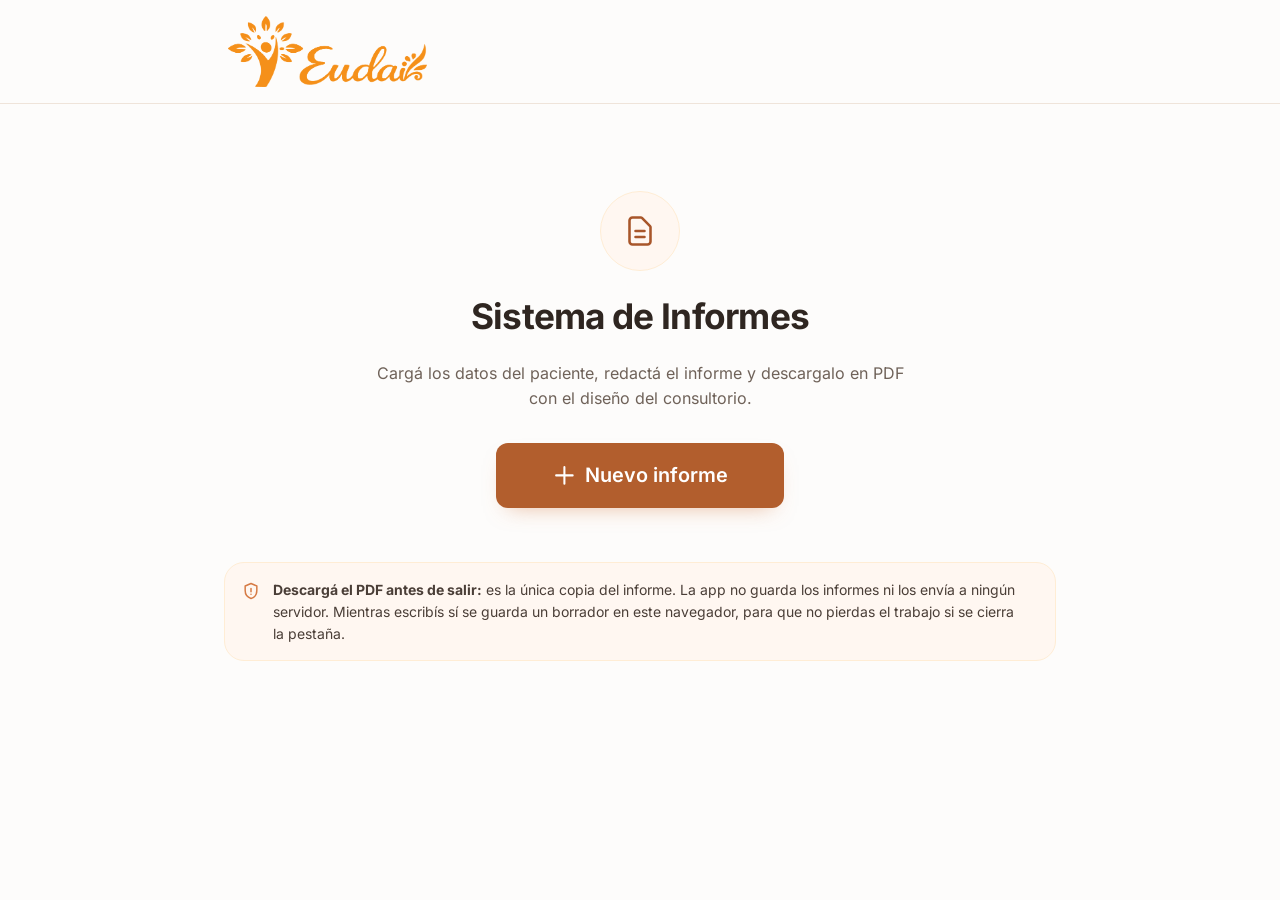
<file: index.html>
<!doctype html>
<html lang="es">
  <head>
    <meta charset="utf-8" />
    <!-- Sin `viewport-fit=cover`: el navegador reserva solo la zona del notch
         y de su barra, y la página nunca depende de `env(safe-area-inset-*)`,
         que en Chrome para iOS cambia de valor cada vez que la barra se esconde
         o reaparece. -->
    <meta name="viewport" content="width=device-width, initial-scale=1" />
    <title>Eudai · Sistema de Informes</title>
    <meta
      name="description"
      content="Generador de informes profesionales del consultorio Eudai: carga de datos del paciente, redacción del informe y descarga en PDF."
    />
    <meta name="color-scheme" content="light" />
    <meta name="theme-color" content="#fdfcfb" />
    <!-- Los informes contienen datos de salud: no deben indexarse nunca. -->
    <meta name="robots" content="noindex, nofollow" />
    <meta name="referrer" content="no-referrer" />

    <!-- Sólo el arbolito de la marca: a 16 px el logotipo completo es ilegible.
         El SVG sirve para todo tamaño; el PNG es para la pantalla de inicio de
         iOS, que rellena de negro cualquier transparencia. -->
    <link rel="icon" href="assets/favicon.svg" type="image/svg+xml" />
    <link rel="apple-touch-icon" href="assets/apple-touch-icon.png" />

    <!-- La tipografía de interfaz entra en el primer pintado: se precarga. -->
    <link
      rel="preload"
      href="assets/fonts/inter-latin.woff2"
      as="font"
      type="font/woff2"
      crossorigin
    />
    <link rel="stylesheet" href="css/app.css" />
    <!-- La hoja del informe se aplica a esta página sólo al imprimir: el
         informe se imprime desde el documento principal, no desde un iframe. -->
    <link rel="stylesheet" href="css/report.css" media="print" />

    <script src="js/boot.js"></script>
    <script type="module" src="js/app.js"></script>
    <!-- Los módulos se piden todos juntos, no en cascada a medida que cada uno
         descubre sus importaciones: en el celular eso sumaba casi un segundo. -->
    <link rel="modulepreload" href="js/schema.js" />
    <link rel="modulepreload" href="js/sanitize.js" />
    <link rel="modulepreload" href="js/format.js" />
    <link rel="modulepreload" href="js/validate.js" />
    <link rel="modulepreload" href="js/store.js" />
    <link rel="modulepreload" href="js/ui.js" />
    <link rel="modulepreload" href="js/report.js" />
    <link rel="modulepreload" href="js/keyboard.js" />
  </head>

  <body>
    <a class="skip-link" href="#main">Saltar al contenido</a>

    <header class="site-header">
      <div class="shell site-header__inner">
        <a class="brand" href="#/" aria-label="Eudai — ir al inicio">
          <img
            class="brand__logo"
            src="assets/logo.png"
            alt="Eudai"
            width="1187"
            height="430"
          />
        </a>
      </div>
    </header>

    <main class="shell main" id="main" tabindex="-1">
      <!-- ===================== Inicio ===================== -->
      <section class="view" id="view-home" aria-labelledby="home-title">
        <div class="hero">
          <span class="hero__icon" aria-hidden="true">
            <svg viewBox="0 0 24 24" fill="none" stroke="currentColor" stroke-width="1.7">
              <path
                d="M9 12h6m-6 4h6m2 5H7a2 2 0 0 1-2-2V5a2 2 0 0 1 2-2h5.586a1 1 0 0 1 .707.293l5.414 5.414a1 1 0 0 1 .293.707V19a2 2 0 0 1-2 2z"
                stroke-linecap="round"
                stroke-linejoin="round"
              />
            </svg>
          </span>

          <h1 class="hero__title" id="home-title">Sistema de Informes</h1>
          <p class="hero__lead">
            Cargá los datos del paciente, redactá el informe y descargalo en PDF con el
            diseño del consultorio.
          </p>

          <div class="hero__actions">
            <a class="btn btn--primary" href="#/nuevo">
              <svg viewBox="0 0 24 24" fill="none" stroke="currentColor" stroke-width="2" aria-hidden="true">
                <path d="M12 4v16m8-8H4" stroke-linecap="round" />
              </svg>
              Nuevo informe
            </a>
          </div>
        </div>

        <p class="notice" data-privacy-notice>
          <svg viewBox="0 0 24 24" fill="none" stroke="currentColor" stroke-width="1.8" aria-hidden="true">
            <path
              d="M12 3l7 3v5.5c0 4.3-2.9 8.2-7 9.5-4.1-1.3-7-5.2-7-9.5V6l7-3z"
              stroke-linejoin="round"
            />
            <path d="M12 9v4m0 3h.01" stroke-linecap="round" />
          </svg>
          <span data-privacy-text>
            <strong>Descargá el PDF antes de salir:</strong> es la única copia
            del informe. La app no guarda los informes ni los envía a ningún
            servidor. Mientras escribís sí se guarda un borrador en este
            navegador, para que no pierdas el trabajo si se cierra la pestaña.
          </span>
        </p>
      </section>

      <!-- ===================== Nuevo informe ===================== -->
      <section class="view" id="view-form" aria-labelledby="form-title" hidden>
        <div class="view__header">
          <a class="btn-icon" href="#/" aria-label="Volver al inicio">
            <svg viewBox="0 0 24 24" fill="none" stroke="currentColor" stroke-width="2" aria-hidden="true">
              <path d="M10 19l-7-7 7-7m-7 7h18" stroke-linecap="round" stroke-linejoin="round" />
            </svg>
          </a>
          <h1 class="view__title" id="form-title">Nuevo informe</h1>
        </div>

        <form class="form" id="report-form" novalidate>
          <!-- ---------- Datos del paciente ---------- -->
          <fieldset class="fieldset card card--pad">
            <legend class="fieldset__legend">Datos del paciente</legend>

            <div class="grid">
              <div class="field field--wide" data-field="fecha">
                <label class="field__label" for="fecha">Fecha del informe</label>
                <input
                  class="control"
                  id="fecha"
                  name="fecha"
                  type="date"
                  required
                  min="1900-01-01"
                  aria-describedby="fecha-error"
                />
                <p class="field__error" id="fecha-error" role="alert"></p>
              </div>

              <div class="field field--wide" data-field="paciente">
                <label class="field__label" for="paciente">Nombre y apellido</label>
                <input
                  class="control"
                  id="paciente"
                  name="paciente"
                  type="text"
                  required
                  maxlength="80"
                  autocomplete="off"
                  spellcheck="false"
                  placeholder="Ej. Mateo Villalobos"
                  aria-describedby="paciente-error"
                />
                <p class="field__error" id="paciente-error" role="alert"></p>
              </div>

              <div class="field" data-field="dni">
                <label class="field__label" for="dni">
                  DNI <span class="field__optional">Opcional</span>
                </label>
                <input
                  class="control"
                  id="dni"
                  name="dni"
                  type="text"
                  inputmode="numeric"
                  maxlength="13"
                  autocomplete="off"
                  placeholder="Ej. 34.555.222"
                  aria-describedby="dni-error"
                />
                <p class="field__error" id="dni-error" role="alert"></p>
              </div>

              <div class="field" data-field="fecha_nacimiento">
                <label class="field__label" for="fecha_nacimiento">
                  Fecha de nacimiento <span class="field__optional">Opcional</span>
                </label>
                <input
                  class="control"
                  id="fecha_nacimiento"
                  name="fecha_nacimiento"
                  type="date"
                  min="1900-01-01"
                  aria-describedby="fecha_nacimiento-error"
                />
                <p class="field__error" id="fecha_nacimiento-error" role="alert"></p>
              </div>

              <div class="field" data-field="edad">
                <label class="field__label" for="edad">
                  Edad <span class="field__optional">Se calcula sola</span>
                </label>
                <input
                  class="control"
                  id="edad"
                  name="edad"
                  type="text"
                  inputmode="numeric"
                  maxlength="12"
                  autocomplete="off"
                  placeholder="Ej. 45"
                  aria-describedby="edad-error"
                />
                <p class="field__error" id="edad-error" role="alert"></p>
              </div>

              <div class="field" data-field="obra_social">
                <label class="field__label" for="obra_social">
                  Obra social / prepaga <span class="field__optional">Opcional</span>
                </label>
                <input
                  class="control"
                  id="obra_social"
                  name="obra_social"
                  type="text"
                  maxlength="60"
                  autocomplete="off"
                  placeholder="Ej. OSDE"
                  aria-describedby="obra_social-error"
                />
                <p class="field__error" id="obra_social-error" role="alert"></p>
              </div>

              <div class="field" data-field="numero_afiliado">
                <label class="field__label" for="numero_afiliado">
                  Número de afiliado <span class="field__optional">Opcional</span>
                </label>
                <input
                  class="control"
                  id="numero_afiliado"
                  name="numero_afiliado"
                  type="text"
                  maxlength="40"
                  autocomplete="off"
                  placeholder="Ej. 123456-01"
                  aria-describedby="numero_afiliado-error"
                />
                <p class="field__error" id="numero_afiliado-error" role="alert"></p>
              </div>

              <div class="field" data-field="telefono">
                <label class="field__label" for="telefono">
                  Teléfono <span class="field__optional">Opcional</span>
                </label>
                <input
                  class="control"
                  id="telefono"
                  name="telefono"
                  type="tel"
                  inputmode="tel"
                  maxlength="25"
                  autocomplete="off"
                  placeholder="Ej. 11 1234-5678"
                  aria-describedby="telefono-error"
                />
                <p class="field__error" id="telefono-error" role="alert"></p>
              </div>

              <div class="field field--wide" data-field="domicilio">
                <label class="field__label" for="domicilio">
                  Domicilio <span class="field__optional">Opcional</span>
                </label>
                <input
                  class="control"
                  id="domicilio"
                  name="domicilio"
                  type="text"
                  maxlength="120"
                  autocomplete="off"
                  placeholder="Ej. San Martín 123"
                  aria-describedby="domicilio-error"
                />
                <p class="field__error" id="domicilio-error" role="alert"></p>
              </div>

              <div class="field field--wide" data-field="diagnostico_medico">
                <label class="field__label" for="diagnostico_medico">
                  Diagnóstico médico <span class="field__optional">Opcional</span>
                </label>
                <input
                  class="control"
                  id="diagnostico_medico"
                  name="diagnostico_medico"
                  type="text"
                  maxlength="160"
                  autocomplete="off"
                  placeholder="Ej. Fractura de cadera izquierda"
                  aria-describedby="diagnostico_medico-error"
                />
                <p class="field__error" id="diagnostico_medico-error" role="alert"></p>
              </div>
            </div>
          </fieldset>

          <!-- ---------- Detalle clínico ---------- -->
          <fieldset class="fieldset card card--pad">
            <legend class="fieldset__legend">Detalle clínico</legend>

            <div class="grid">
              <div class="field field--wide" data-field="tipo_informe">
                <label class="field__label" for="tipo_informe">Tipo de informe</label>
                <select class="control" id="tipo_informe" name="tipo_informe" required aria-describedby="tipo_informe-error">
                  <option value="Informe inicial">Informe inicial</option>
                  <option value="Evolución">Evolución</option>
                  <option value="Alta kinésica">Alta kinésica</option>
                  <option value="Solicitud de sesiones">Solicitud de sesiones</option>
                  <option value="Informe para obra social">Informe para obra social</option>
                </select>
                <p class="field__error" id="tipo_informe-error" role="alert"></p>
              </div>

              <div class="field field--wide" data-field="contenido">
                <label class="field__label" for="contenido">
                  Contenido del informe
                  <span class="char-count" id="char-count" data-char-count>0 caracteres</span>
                </label>
                <textarea
                  class="control"
                  id="contenido"
                  name="contenido"
                  required
                  maxlength="20000"
                  rows="12"
                  placeholder="Redactá el informe completo acá. Si el texto no entra en una hoja, se reparte en las que hagan falta."
                  aria-describedby="contenido-error contenido-hint"
                ></textarea>
                <p class="field__hint" id="contenido-hint">
                  Los saltos de línea se respetan en el PDF.
                </p>
                <p class="field__error" id="contenido-error" role="alert"></p>
              </div>
            </div>
          </fieldset>

          <!-- ---------- Profesional ---------- -->
          <fieldset class="fieldset card card--pad">
            <legend class="fieldset__legend">Firma y profesional</legend>

            <div class="grid">
              <div class="field field--wide" data-field="profesional_responsable">
                <label class="field__label" for="profesional_responsable">
                  Profesional responsable
                </label>
                <input
                  class="control"
                  id="profesional_responsable"
                  name="profesional_responsable"
                  type="text"
                  required
                  maxlength="80"
                  autocomplete="off"
                  spellcheck="false"
                  placeholder="Ej. Lic. Virginia Hilt Peletti"
                  aria-describedby="profesional_responsable-error"
                />
                <p class="field__error" id="profesional_responsable-error" role="alert"></p>
              </div>

              <div class="field" data-field="matricula">
                <label class="field__label" for="matricula">Matrícula profesional</label>
                <input
                  class="control"
                  id="matricula"
                  name="matricula"
                  type="text"
                  required
                  maxlength="30"
                  autocomplete="off"
                  placeholder="Ej. M. P. 1536"
                  aria-describedby="matricula-error"
                />
                <p class="field__error" id="matricula-error" role="alert"></p>
              </div>

              <div class="field" data-field="especialidad">
                <label class="field__label" for="especialidad">Especialidad</label>
                <select class="control" id="especialidad" name="especialidad" required aria-describedby="especialidad-error">
                  <option value="Kinesiología">Kinesiología</option>
                  <option value="Nutrición">Nutrición</option>
                  <option value="Estimulación Visual">Estimulación Visual</option>
                  <option value="Podología">Podología</option>
                  <option value="Cosmiatría">Cosmiatría</option>
                </select>
                <p class="field__error" id="especialidad-error" role="alert"></p>
              </div>
            </div>
          </fieldset>

          <div class="form__actions">
            <button class="btn btn--primary" type="submit" data-submit>
              <svg viewBox="0 0 24 24" fill="none" stroke="currentColor" stroke-width="2" aria-hidden="true">
                <path
                  d="M17 17h2a2 2 0 0 0 2-2v-4a2 2 0 0 0-2-2H5a2 2 0 0 0-2 2v4a2 2 0 0 0 2 2h2m2 4h6a2 2 0 0 0 2-2v-4a2 2 0 0 0-2-2H9a2 2 0 0 0-2 2v4h10z"
                  stroke-linecap="round"
                  stroke-linejoin="round"
                />
              </svg>
              <span data-submit-label>Generar informe</span>
            </button>
            <button class="btn btn--ghost" type="button" data-clear>Limpiar</button>
          </div>
        </form>
      </section>

      <!-- ===================== Vista previa ===================== -->
      <section class="view" id="view-preview" aria-labelledby="preview-title" hidden>
        <div class="view__header">
          <button class="btn-icon" type="button" data-preview-back aria-label="Volver">
            <svg viewBox="0 0 24 24" fill="none" stroke="currentColor" stroke-width="2" aria-hidden="true">
              <path d="M10 19l-7-7 7-7m-7 7h18" stroke-linecap="round" stroke-linejoin="round" />
            </svg>
          </button>
          <h1 class="view__title" id="preview-title">Vista previa</h1>
          <button class="btn btn--primary" type="button" data-print>
            <svg viewBox="0 0 24 24" fill="none" stroke="currentColor" stroke-width="2" aria-hidden="true">
              <path d="M4 16v1a3 3 0 0 0 3 3h10a3 3 0 0 0 3-3v-1m-4-4l-4 4m0 0l-4-4m4 4V4" stroke-linecap="round" stroke-linejoin="round" />
            </svg>
            Descargar PDF
          </button>
        </div>

        <div class="preview">
          <div class="preview__stage" data-preview-stage>
            <iframe
              class="preview__doc"
              title="Vista previa del informe"
              data-preview-frame
            ></iframe>
          </div>
        </div>
        <p class="preview__status" role="status" data-preview-status></p>
      </section>
    </main>

    <!-- ===================== Diálogo de confirmación ===================== -->
    <dialog class="dialog" data-dialog aria-labelledby="dialog-title">
      <h2 class="dialog__title" id="dialog-title" data-dialog-title></h2>
      <p class="dialog__body" data-dialog-body></p>
      <form method="dialog" class="dialog__actions">
        <button class="btn btn--ghost" value="cancel" type="submit">Cancelar</button>
        <button class="btn btn--danger" value="confirm" type="submit" data-dialog-confirm>
          Confirmar
        </button>
      </form>
    </dialog>

    <!-- ===================== Avisos ===================== -->
    <div class="toast" data-toast role="status" aria-live="polite">
      <svg viewBox="0 0 24 24" fill="none" stroke="currentColor" stroke-width="2.5" aria-hidden="true" data-toast-icon>
        <path d="M5 13l4 4L19 7" stroke-linecap="round" stroke-linejoin="round" />
      </svg>
      <span data-toast-message></span>
    </div>

    <!-- Copia del informe que se manda a imprimir. En pantalla no se ve. -->
    <div class="print-root" data-print-root aria-hidden="true">
      <p class="print-root__empty">
        Para imprimir el informe, abrí la vista previa y usá el botón «Descargar PDF».
      </p>
    </div>

    <!-- Al recargar en el formulario, completa los campos antes de pintar. -->
    <script src="js/restore.js"></script>
  </body>
</html>
</file>
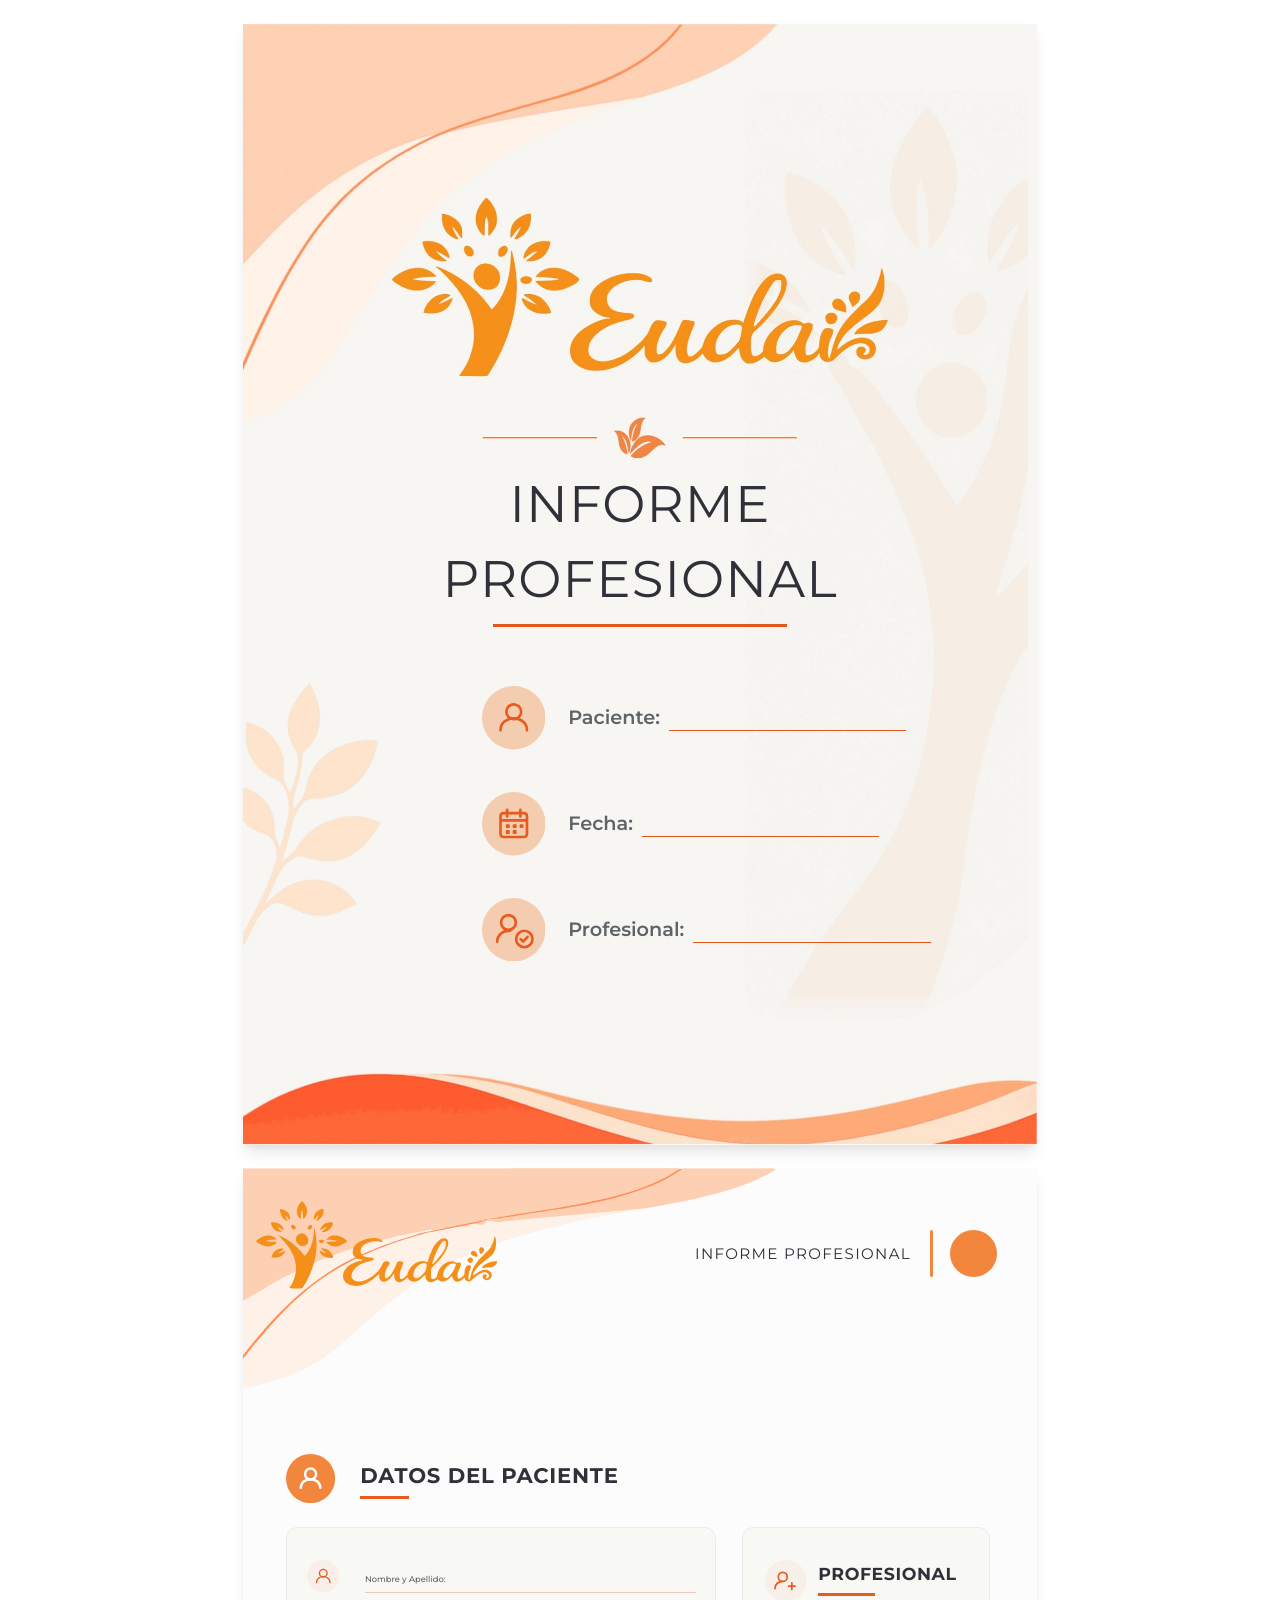
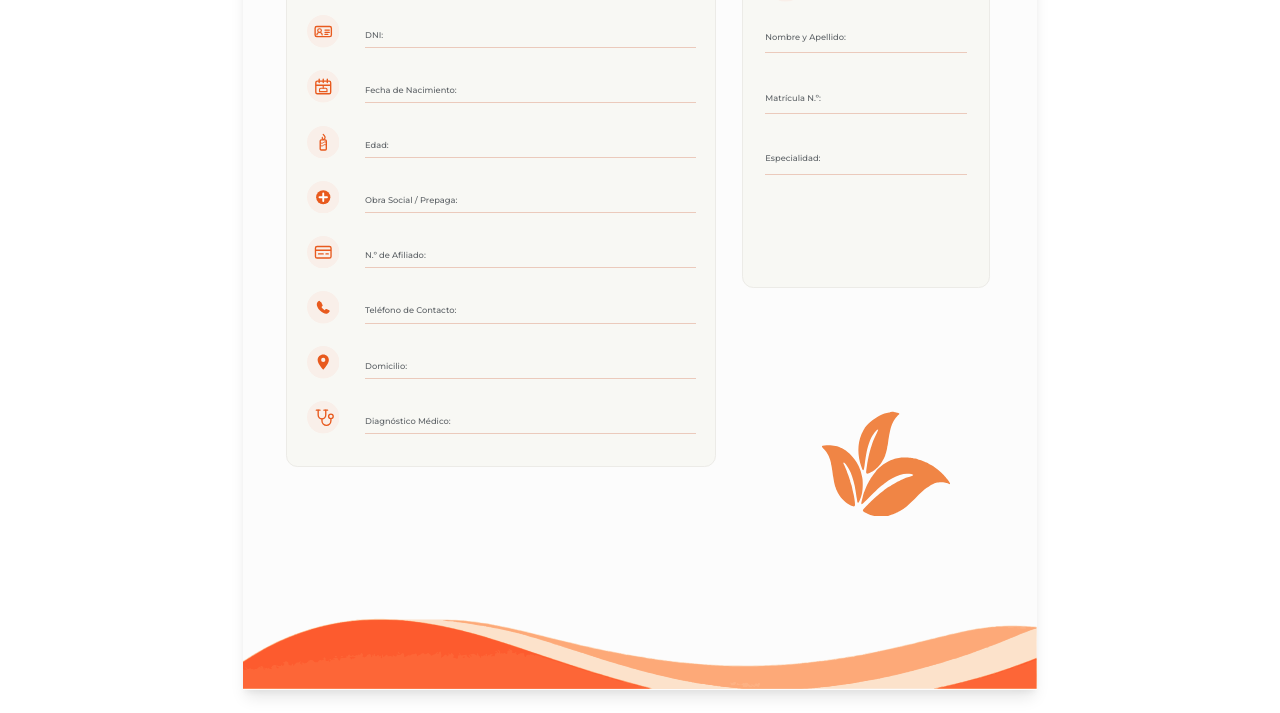
<file: report-template.html>
<!doctype html>
<html lang="es">
  <head>
    <meta charset="utf-8" />
    <meta name="viewport" content="width=device-width, initial-scale=1" />
    <title>Eudai — Informe profesional</title>
    <link rel="stylesheet" href="css/report.css" />
  </head>
  <body>
    <!--
      Plantilla del documento. No contiene lógica ni interpolación de texto:
      la app la parsea con DOMParser y rellena cada [data-slot] con
      textContent, de modo que ningún dato del formulario puede convertirse
      en marcado. Los íconos viven una sola vez en el sprite de abajo.
    -->

    <svg width="0" height="0" aria-hidden="true" focusable="false" class="sprite">
      <defs>
        <symbol id="i-person" viewBox="0 0 48 48">
          <circle cx="24" cy="19.5" r="5.6" fill="none" stroke="currentColor" stroke-width="2" />
          <path d="M14 33.5c0-5.6 4.6-9 10-9s10 3.4 10 9" fill="none" stroke="currentColor" stroke-width="2" stroke-linecap="round" />
        </symbol>

        <symbol id="i-id" viewBox="0 0 48 48">
          <rect x="12" y="17" width="24" height="15" rx="2.4" fill="none" stroke="currentColor" stroke-width="2" />
          <circle cx="18.5" cy="23" r="2.7" fill="none" stroke="currentColor" stroke-width="1.7" />
          <path d="M14.6 29.4c0-2.4 1.8-3.6 3.9-3.6s3.9 1.2 3.9 3.6" fill="none" stroke="currentColor" stroke-width="1.7" stroke-linecap="round" />
          <path d="M26.5 22.3h6.5M26.5 25.5h6.5M26.5 28.7h4.3" stroke="currentColor" stroke-width="1.8" stroke-linecap="round" />
        </symbol>

        <symbol id="i-birthday" viewBox="0 0 48 48">
          <rect x="13" y="16.5" width="22" height="18.5" rx="2.2" fill="none" stroke="currentColor" stroke-width="2" />
          <path d="M13 22.5h22" stroke="currentColor" stroke-width="2" />
          <path d="M18 13.5v5M24 13.5v5M30 13.5v5" stroke="currentColor" stroke-width="2" stroke-linecap="round" />
          <path d="M18.5 32v-3.2c0-1 .8-1.8 1.8-1.8h7.4c1 0 1.8.8 1.8 1.8V32z" fill="none" stroke="currentColor" stroke-width="1.7" />
          <path d="M24 24.2v2.8" stroke="currentColor" stroke-width="1.6" stroke-linecap="round" />
          <circle cx="24" cy="23.3" r="1" fill="currentColor" />
        </symbol>

        <symbol id="i-candle" viewBox="0 0 48 48">
          <path d="M24 12.5c2.6 2.3 3.4 4.6 1.9 6.4-1.5 1.8-4 .3-3.3-2.2" fill="none" stroke="currentColor" stroke-width="1.8" stroke-linecap="round" />
          <rect x="19.5" y="20.5" width="9" height="15" rx="1.5" fill="none" stroke="currentColor" stroke-width="2" />
          <path d="M19.7 24.5c1.5 1.3 3 1.3 4.5 0s3-1.3 4.3-.2M19.7 28.5c1.5 1.3 3 1.3 4.5 0s3-1.3 4.3-.2" fill="none" stroke="currentColor" stroke-width="1.4" />
        </symbol>

        <symbol id="i-cross" viewBox="0 0 48 48">
          <circle cx="24" cy="24" r="10.5" fill="currentColor" />
          <path d="M24 18.5v11M18.5 24h11" stroke="#fff" stroke-width="2.8" stroke-linecap="round" />
        </symbol>

        <symbol id="i-member" viewBox="0 0 48 48">
          <rect x="12.5" y="15.5" width="23" height="17" rx="2.4" fill="none" stroke="currentColor" stroke-width="2" />
          <path d="M12.5 21h23" stroke="currentColor" stroke-width="2" />
          <path d="M17 26.5h7M28 26.5h3.5" stroke="currentColor" stroke-width="1.8" stroke-linecap="round" />
        </symbol>

        <symbol id="i-phone" viewBox="0 0 48 48">
          <path d="M18.4 14.5c-1 0-3.4 1.9-3.9 4.2-.6 2.9 1.6 7 4.7 10.1s7.2 5.3 10.1 4.7c2.3-.5 4.2-2.9 4.2-3.9 0-.5-.3-.9-.7-1.1l-4-1.9c-.5-.2-1-.1-1.4.3l-1.3 1.4c-1.6-.8-3.9-3.1-4.7-4.7l1.4-1.3c.4-.4.5-.9.3-1.4l-1.9-4c-.2-.5-.6-.7-1.1-.7z" fill="currentColor" />
        </symbol>

        <symbol id="i-pin" viewBox="0 0 48 48">
          <path d="M24 12.5c-4.6 0-8.3 3.6-8.3 8.2 0 5.7 8.3 14.3 8.3 14.3s8.3-8.6 8.3-14.3c0-4.6-3.7-8.2-8.3-8.2z" fill="currentColor" />
          <circle cx="24" cy="20.6" r="3.1" fill="var(--icon-bg-soft)" />
        </symbol>

        <symbol id="i-diagnosis" viewBox="0 0 48 48">
          <path d="M16.5 13.5v7.2a5.6 5.6 0 0 0 11.2 0v-7.2" fill="none" stroke="currentColor" stroke-width="2" stroke-linecap="round" />
          <path d="M13.8 13.5h5.4M25 13.5h5.4" stroke="currentColor" stroke-width="2" stroke-linecap="round" />
          <path d="M22.1 26.3v3a6.6 6.6 0 0 0 13.2 0v-2" fill="none" stroke="currentColor" stroke-width="2" stroke-linecap="round" />
          <circle cx="35.3" cy="22.7" r="3.4" fill="none" stroke="currentColor" stroke-width="2" />
        </symbol>

        <symbol id="i-badge" viewBox="0 0 48 48">
          <circle cx="20.5" cy="19.5" r="5.2" fill="none" stroke="currentColor" stroke-width="2" />
          <path d="M11.5 33c0-5.2 4.1-8.4 9-8.4" fill="none" stroke="currentColor" stroke-width="2" stroke-linecap="round" />
          <path d="M31 26.5v7.5M27.3 30.2h7.4" stroke="currentColor" stroke-width="2" stroke-linecap="round" />
        </symbol>

        <symbol id="i-calendar" viewBox="0 0 48 48">
          <rect x="14" y="16" width="20" height="18" rx="2.2" fill="none" stroke="currentColor" stroke-width="2" />
          <path d="M14 21.5h20" stroke="currentColor" stroke-width="2" />
          <path d="M19 13.5v5M29 13.5v5" stroke="currentColor" stroke-width="2" stroke-linecap="round" />
          <rect x="18" y="24.3" width="3" height="3" rx=".6" fill="currentColor" />
          <rect x="23.2" y="24.3" width="3" height="3" rx=".6" fill="currentColor" />
          <rect x="28.4" y="24.3" width="3" height="3" rx=".6" fill="currentColor" />
          <rect x="18" y="28.8" width="3" height="3" rx=".6" fill="currentColor" />
          <rect x="23.2" y="28.8" width="3" height="3" rx=".6" fill="currentColor" />
        </symbol>

        <symbol id="i-verified" viewBox="0 0 48 48">
          <circle cx="20" cy="18.5" r="5.6" fill="none" stroke="currentColor" stroke-width="2" />
          <path d="M11.5 33c0-5.2 4.4-8.5 9.7-8.3" fill="none" stroke="currentColor" stroke-width="2" stroke-linecap="round" />
          <circle cx="32" cy="31" r="6.2" fill="none" stroke="currentColor" stroke-width="2" />
          <path d="M29.2 31.1l1.9 1.9 3.4-3.6" fill="none" stroke="currentColor" stroke-width="2" stroke-linecap="round" stroke-linejoin="round" />
        </symbol>

        <symbol id="i-check" viewBox="0 0 48 48">
          <path d="M15 25l6 6 13-13" fill="none" stroke="#fff" stroke-width="3.5" stroke-linecap="round" stroke-linejoin="round" />
        </symbol>

        <symbol id="i-person-solid" viewBox="0 0 48 48">
          <circle cx="24" cy="19.5" r="5.4" fill="none" stroke="#fff" stroke-width="2.4" />
          <path d="M14.5 33c0-5.3 4.4-8.4 9.5-8.4s9.5 3.1 9.5 8.4" fill="none" stroke="#fff" stroke-width="2.4" stroke-linecap="round" />
        </symbol>
      </defs>
    </svg>

    <!-- ================= Página 1 · portada ================= -->
    <section class="page page--cover">
      <img class="page__bg" src="assets/bg-cover.jpg" alt="" />

      <h1 class="cover__title"><span>INFORME</span><span>PROFESIONAL</span></h1>
      <span class="cover__rule" aria-hidden="true"></span>
      <p class="cover__kind" data-slot="tipo_informe"></p>

      <div class="cover__fields">
        <div class="cover-field">
          <span class="cover-field__icon">
            <svg viewBox="0 0 48 48">
              <circle cx="24" cy="24" r="24" fill="var(--icon-bg-strong)" />
              <use href="#i-person" />
            </svg>
          </span>
          <span class="cover-field__text">
            <span class="cover-field__label">Paciente:</span>
            <span class="cover-field__line"><span class="cover-field__value" data-slot="paciente" data-fit></span></span>
          </span>
        </div>

        <div class="cover-field">
          <span class="cover-field__icon">
            <svg viewBox="0 0 48 48">
              <circle cx="24" cy="24" r="24" fill="var(--icon-bg-strong)" />
              <use href="#i-calendar" />
            </svg>
          </span>
          <span class="cover-field__text">
            <span class="cover-field__label">Fecha:</span>
            <span class="cover-field__line"><span class="cover-field__value" data-slot="fecha" data-fit></span></span>
          </span>
        </div>

        <div class="cover-field">
          <span class="cover-field__icon">
            <svg viewBox="0 0 48 48">
              <circle cx="24" cy="24" r="24" fill="var(--icon-bg-strong)" />
              <use href="#i-verified" />
            </svg>
          </span>
          <span class="cover-field__text">
            <span class="cover-field__label">Profesional:</span>
            <span class="cover-field__line"><span class="cover-field__value" data-slot="profesional_responsable" data-fit></span></span>
          </span>
        </div>
      </div>
    </section>

    <!-- ================= Página 2 · datos ================= -->
    <section class="page page--data">
      <img class="page__strip page__strip--data-top" src="assets/bg-data-top.svg" alt="" />
      <img class="page__strip page__strip--data-leaf" src="assets/bg-data-leaf.svg" alt="" />
      <img class="page__strip page__strip--data-bottom" src="assets/bg-data-bottom.svg" alt="" />

      <div class="sheet__meta">
        <span class="sheet__meta-title">INFORME PROFESIONAL</span>
        <span class="sheet__meta-sep" aria-hidden="true"></span>
        <span class="sheet__badge" data-slot="page-number"></span>
      </div>

      <div class="sheet__section">
        <span class="sheet__section-icon">
          <svg viewBox="0 0 48 48">
            <circle cx="24" cy="24" r="24" fill="var(--heading-orange)" />
            <use href="#i-person-solid" />
          </svg>
        </span>
        <div class="sheet__section-heading">
          <h2 class="sheet__section-title">DATOS DEL PACIENTE</h2>
        </div>
      </div>

      <div class="sheet__cards">
        <div class="rcard rcard--patient">
          <ul class="field-list">
            <li class="data-field" data-field="paciente">
              <span class="data-field__icon"><svg viewBox="0 0 48 48"><circle cx="24" cy="24" r="24" fill="var(--icon-bg-soft)" /><use href="#i-person" /></svg></span>
              <span class="data-field__body">
                <span class="data-field__label">Nombre y Apellido:</span>
                <span class="data-field__value" data-slot="paciente" data-fit></span>
              </span>
            </li>
            <li class="data-field" data-field="dni">
              <span class="data-field__icon"><svg viewBox="0 0 48 48"><circle cx="24" cy="24" r="24" fill="var(--icon-bg-soft)" /><use href="#i-id" /></svg></span>
              <span class="data-field__body">
                <span class="data-field__label">DNI:</span>
                <span class="data-field__value" data-slot="dni" data-fit></span>
              </span>
            </li>
            <li class="data-field" data-field="fecha_nacimiento">
              <span class="data-field__icon"><svg viewBox="0 0 48 48"><circle cx="24" cy="24" r="24" fill="var(--icon-bg-soft)" /><use href="#i-birthday" /></svg></span>
              <span class="data-field__body">
                <span class="data-field__label">Fecha de Nacimiento:</span>
                <span class="data-field__value" data-slot="fecha_nacimiento" data-fit></span>
              </span>
            </li>
            <li class="data-field" data-field="edad">
              <span class="data-field__icon"><svg viewBox="0 0 48 48"><circle cx="24" cy="24" r="24" fill="var(--icon-bg-soft)" /><use href="#i-candle" /></svg></span>
              <span class="data-field__body">
                <span class="data-field__label">Edad:</span>
                <span class="data-field__value" data-slot="edad" data-fit></span>
              </span>
            </li>
            <li class="data-field" data-field="obra_social">
              <span class="data-field__icon"><svg viewBox="0 0 48 48"><circle cx="24" cy="24" r="24" fill="var(--icon-bg-soft)" /><use href="#i-cross" /></svg></span>
              <span class="data-field__body">
                <span class="data-field__label">Obra Social / Prepaga:</span>
                <span class="data-field__value" data-slot="obra_social" data-fit></span>
              </span>
            </li>
            <li class="data-field" data-field="numero_afiliado">
              <span class="data-field__icon"><svg viewBox="0 0 48 48"><circle cx="24" cy="24" r="24" fill="var(--icon-bg-soft)" /><use href="#i-member" /></svg></span>
              <span class="data-field__body">
                <span class="data-field__label">N.º de Afiliado:</span>
                <span class="data-field__value" data-slot="numero_afiliado" data-fit></span>
              </span>
            </li>
            <li class="data-field" data-field="telefono">
              <span class="data-field__icon"><svg viewBox="0 0 48 48"><circle cx="24" cy="24" r="24" fill="var(--icon-bg-soft)" /><use href="#i-phone" /></svg></span>
              <span class="data-field__body">
                <span class="data-field__label">Teléfono de Contacto:</span>
                <span class="data-field__value" data-slot="telefono" data-fit></span>
              </span>
            </li>
            <li class="data-field" data-field="domicilio">
              <span class="data-field__icon"><svg viewBox="0 0 48 48"><circle cx="24" cy="24" r="24" fill="var(--icon-bg-soft)" /><use href="#i-pin" /></svg></span>
              <span class="data-field__body">
                <span class="data-field__label">Domicilio:</span>
                <span class="data-field__value" data-slot="domicilio" data-fit></span>
              </span>
            </li>
            <li class="data-field" data-field="diagnostico_medico">
              <span class="data-field__icon"><svg viewBox="0 0 48 48"><circle cx="24" cy="24" r="24" fill="var(--icon-bg-soft)" /><use href="#i-diagnosis" /></svg></span>
              <span class="data-field__body">
                <span class="data-field__label">Diagnóstico Médico:</span>
                <span class="data-field__value" data-slot="diagnostico_medico" data-fit></span>
              </span>
            </li>
          </ul>
        </div>

        <div class="rcard rcard--professional">
          <div class="rcard__heading">
            <span class="rcard__heading-icon"><svg viewBox="0 0 48 48"><circle cx="24" cy="24" r="24" fill="var(--icon-bg-soft)" /><use href="#i-badge" /></svg></span>
            <h3 class="rcard__heading-title">PROFESIONAL</h3>
          </div>
          <ul class="field-list">
            <li class="data-field">
              <span class="data-field__body">
                <span class="data-field__label">Nombre y Apellido:</span>
                <span class="data-field__value" data-slot="profesional_responsable" data-fit></span>
              </span>
            </li>
            <li class="data-field">
              <span class="data-field__body">
                <span class="data-field__label">Matrícula N.º:</span>
                <span class="data-field__value" data-slot="matricula" data-fit></span>
              </span>
            </li>
            <li class="data-field">
              <span class="data-field__body">
                <span class="data-field__label">Especialidad:</span>
                <span class="data-field__value" data-slot="especialidad" data-fit></span>
              </span>
            </li>
          </ul>
        </div>
      </div>
    </section>

    <!-- ========= Página de conclusiones (se clona por cada página) ========= -->
    <template id="content-page">
      <section class="page page--data page--content">
        <img class="page__strip page__strip--content-top" src="assets/bg-content-top.svg" alt="" />
        <img class="page__strip page__strip--content-bottom" src="assets/bg-content-bottom.svg" alt="" />

        <div class="sheet__meta">
          <span class="sheet__meta-title">INFORME PROFESIONAL</span>
          <span class="sheet__meta-sep" aria-hidden="true"></span>
          <span class="sheet__badge" data-slot="page-number"></span>
        </div>

        <div class="sheet__section">
          <span class="sheet__section-icon">
            <svg viewBox="0 0 48 48">
              <circle cx="24" cy="24" r="24" fill="var(--heading-orange)" />
              <use href="#i-check" />
            </svg>
          </span>
          <div class="sheet__section-heading">
            <h2 class="sheet__section-title" data-slot="content-title">CONCLUSIONES</h2>
          </div>
        </div>

        <div class="sheet__content">
          <img class="leaf-watermark" src="assets/leaf-card.png" alt="" width="158" height="127" />
          <div class="content-body"></div>
        </div>
      </section>
    </template>
  </body>
</html>
</file>
<file: css/app.css>
@charset "UTF-8";

/* ==========================================================================
   Eudai · Sistema de Informes — hoja de estilos de la aplicación
   Orden: fuentes · tokens · reset · layout · componentes · utilidades
   ========================================================================== */

/* --------------------------------------------------------------------------
   1. Tipografías (variables, auto-hospedadas: sin terceros, CSP estricta)
   -------------------------------------------------------------------------- */

/* `optional` y no `swap`: con `swap` el texto se dibuja con la tipografía del
   sistema y se redibuja cuando llega Inter, y en el celular eso se ve como un
   salto de todos los textos y botones. Inter está precargada, así que casi
   siempre llega a tiempo; si no, esa carga se queda con la del sistema y la
   siguiente ya la tiene en caché. */
@font-face {
  font-family: "Inter var";
  font-style: normal;
  font-weight: 100 900;
  font-display: optional;
  src: url("../assets/fonts/inter-latin.woff2") format("woff2");
  unicode-range: U+0000-00FF, U+0131, U+0152-0153, U+02BB-02BC, U+02C6, U+02DA,
    U+02DC, U+0304, U+0308, U+0329, U+2000-206F, U+20AC, U+2122, U+2191, U+2193,
    U+2212, U+2215, U+FEFF, U+FFFD;
}

@font-face {
  font-family: "Inter var";
  font-style: normal;
  font-weight: 100 900;
  font-display: optional;
  src: url("../assets/fonts/inter-latin-ext.woff2") format("woff2");
  unicode-range: U+0100-02BA, U+02BD-02C5, U+02C7-02CC, U+02CE-02D7, U+02DD-02FF,
    U+0304, U+0308, U+0329, U+1D00-1DBF, U+1E00-1E9F, U+1EF2-1EFF, U+2020,
    U+20A0-20AB, U+20AD-20C0, U+2113, U+2C60-2C7F, U+A720-A7FF;
}

/* Las tipografías del informe también se declaran acá: al imprimir, el
   informe vive en este documento y tienen que estar cargadas antes de abrir el
   diálogo. Son instancias fijas por peso, no las variables de la interfaz: con
   una fuente variable Chrome vuelca el texto del PDF como fuentes «Type 3»,
   que los visores pintan lentísimo (ver css/report.css). */
@font-face {
  font-family: "Montserrat";
  font-style: normal;
  font-weight: 400;
  font-display: swap;
  src: url("../assets/fonts/montserrat-400-latin.woff2") format("woff2");
  unicode-range: U+0000-00FF, U+0131, U+0152-0153, U+02BB-02BC, U+02C6, U+02DA,
    U+02DC, U+0304, U+0308, U+0329, U+2000-206F, U+20AC, U+2122, U+2191, U+2193,
    U+2212, U+2215, U+FEFF, U+FFFD;
}

@font-face {
  font-family: "Montserrat";
  font-style: normal;
  font-weight: 400;
  font-display: swap;
  src: url("../assets/fonts/montserrat-400-latin-ext.woff2") format("woff2");
  unicode-range: U+0100-02BA, U+02BD-02C5, U+02C7-02CC, U+02CE-02D7, U+02DD-02FF,
    U+0304, U+0308, U+0329, U+1D00-1DBF, U+1E00-1E9F, U+1EF2-1EFF, U+2020,
    U+20A0-20AB, U+20AD-20C0, U+2113, U+2C60-2C7F, U+A720-A7FF;
}

@font-face {
  font-family: "Montserrat";
  font-style: normal;
  font-weight: 500;
  font-display: swap;
  src: url("../assets/fonts/montserrat-500-latin.woff2") format("woff2");
  unicode-range: U+0000-00FF, U+0131, U+0152-0153, U+02BB-02BC, U+02C6, U+02DA,
    U+02DC, U+0304, U+0308, U+0329, U+2000-206F, U+20AC, U+2122, U+2191, U+2193,
    U+2212, U+2215, U+FEFF, U+FFFD;
}

@font-face {
  font-family: "Montserrat";
  font-style: normal;
  font-weight: 500;
  font-display: swap;
  src: url("../assets/fonts/montserrat-500-latin-ext.woff2") format("woff2");
  unicode-range: U+0100-02BA, U+02BD-02C5, U+02C7-02CC, U+02CE-02D7, U+02DD-02FF,
    U+0304, U+0308, U+0329, U+1D00-1DBF, U+1E00-1E9F, U+1EF2-1EFF, U+2020,
    U+20A0-20AB, U+20AD-20C0, U+2113, U+2C60-2C7F, U+A720-A7FF;
}

@font-face {
  font-family: "Montserrat";
  font-style: normal;
  font-weight: 600;
  font-display: swap;
  src: url("../assets/fonts/montserrat-600-latin.woff2") format("woff2");
  unicode-range: U+0000-00FF, U+0131, U+0152-0153, U+02BB-02BC, U+02C6, U+02DA,
    U+02DC, U+0304, U+0308, U+0329, U+2000-206F, U+20AC, U+2122, U+2191, U+2193,
    U+2212, U+2215, U+FEFF, U+FFFD;
}

@font-face {
  font-family: "Montserrat";
  font-style: normal;
  font-weight: 600;
  font-display: swap;
  src: url("../assets/fonts/montserrat-600-latin-ext.woff2") format("woff2");
  unicode-range: U+0100-02BA, U+02BD-02C5, U+02C7-02CC, U+02CE-02D7, U+02DD-02FF,
    U+0304, U+0308, U+0329, U+1D00-1DBF, U+1E00-1E9F, U+1EF2-1EFF, U+2020,
    U+20A0-20AB, U+20AD-20C0, U+2113, U+2C60-2C7F, U+A720-A7FF;
}

@font-face {
  font-family: "Montserrat";
  font-style: normal;
  font-weight: 700;
  font-display: swap;
  src: url("../assets/fonts/montserrat-700-latin.woff2") format("woff2");
  unicode-range: U+0000-00FF, U+0131, U+0152-0153, U+02BB-02BC, U+02C6, U+02DA,
    U+02DC, U+0304, U+0308, U+0329, U+2000-206F, U+20AC, U+2122, U+2191, U+2193,
    U+2212, U+2215, U+FEFF, U+FFFD;
}

@font-face {
  font-family: "Montserrat";
  font-style: normal;
  font-weight: 700;
  font-display: swap;
  src: url("../assets/fonts/montserrat-700-latin-ext.woff2") format("woff2");
  unicode-range: U+0100-02BA, U+02BD-02C5, U+02C7-02CC, U+02CE-02D7, U+02DD-02FF,
    U+0304, U+0308, U+0329, U+1D00-1DBF, U+1E00-1E9F, U+1EF2-1EFF, U+2020,
    U+20A0-20AB, U+20AD-20C0, U+2113, U+2C60-2C7F, U+A720-A7FF;
}

@font-face {
  font-family: "Inter";
  font-style: normal;
  font-weight: 400;
  font-display: swap;
  src: url("../assets/fonts/inter-400-latin.woff2") format("woff2");
  unicode-range: U+0000-00FF, U+0131, U+0152-0153, U+02BB-02BC, U+02C6, U+02DA,
    U+02DC, U+0304, U+0308, U+0329, U+2000-206F, U+20AC, U+2122, U+2191, U+2193,
    U+2212, U+2215, U+FEFF, U+FFFD;
}

@font-face {
  font-family: "Inter";
  font-style: normal;
  font-weight: 400;
  font-display: swap;
  src: url("../assets/fonts/inter-400-latin-ext.woff2") format("woff2");
  unicode-range: U+0100-02BA, U+02BD-02C5, U+02C7-02CC, U+02CE-02D7, U+02DD-02FF,
    U+0304, U+0308, U+0329, U+1D00-1DBF, U+1E00-1E9F, U+1EF2-1EFF, U+2020,
    U+20A0-20AB, U+20AD-20C0, U+2113, U+2C60-2C7F, U+A720-A7FF;
}

/* --------------------------------------------------------------------------
   2. Tokens de diseño
   -------------------------------------------------------------------------- */

:root {
  color-scheme: light;

  /* Marca ------------------------------------------------------------------
     El naranja de marca (#d67b45) da 3.1:1 sobre blanco: alcanza para
     superficies e íconos, pero no para texto ni para un botón con texto
     blanco encima. Por eso la marca tiene dos tonos separados por función:
     `--brand-500` pinta, `--brand-ink` y `--brand-600` llevan texto. */
  --brand-50: #fff7f1;
  --brand-100: #ffedd5;
  --brand-200: #f5dcc8;
  --brand-300: #e29a6e;
  --brand-500: #d67b45; /* decorativo: rellenos, bordes, foco */
  --brand-600: #b25e2d; /* fondo del botón principal — 4.63:1 con blanco */
  --brand-700: #9c4f26; /* hover del botón principal */
  --brand-ink: #a8562a; /* texto de marca sobre claro — 5.21:1 */

  /* Neutros --------------------------------------------------------------- */
  --ink-900: #2f2621; /* 14.4:1 */
  --ink-700: #4a3e37; /* 9.4:1  */
  --ink-500: #6f6259; /* 5.9:1  — etiquetas y texto de apoyo */
  --ink-400: #7a6d63; /* 5.0:1  — pistas, «Opcional», metadatos */
  --ink-placeholder: #8e8177; /* 3.6:1 — es una pista, no contenido */

  --surface-page: #fdfcfb;
  --surface-card: #fff;
  --surface-sunken: #f4f1ed;
  --surface-field: rgb(250 243 238 / 55%);

  --line: #efe4da; /* separadores decorativos */
  --line-control: #a68b7b; /* borde de campos — 3.2:1, exigido por 1.4.11 */
  --line-strong: #8f7462; /* mismo borde, en hover */

  /* Estados --------------------------------------------------------------- */
  --danger-500: #c0392b;
  --danger-100: #fdecea;

  /* Tipografía ------------------------------------------------------------ */
  --font-sans: "Inter var", ui-sans-serif, system-ui, -apple-system,
    "Segoe UI", Roboto, "Helvetica Neue", Arial, sans-serif;

  /* Escala fluida: crece con el viewport entre 360px y 1200px */
  --step--2: clamp(0.688rem, 0.67rem + 0.08vw, 0.75rem);
  --step--1: clamp(0.813rem, 0.79rem + 0.11vw, 0.875rem);
  --step-0: clamp(0.938rem, 0.91rem + 0.13vw, 1rem);
  --step-1: clamp(1.063rem, 1rem + 0.3vw, 1.25rem);
  --step-2: clamp(1.25rem, 1.13rem + 0.57vw, 1.625rem);
  --step-3: clamp(1.5rem, 1.25rem + 1.19vw, 2.25rem);

  --leading-tight: 1.2;
  --leading-normal: 1.55;

  /* Espaciado (base 4px, progresión fluida en los tramos grandes) --------- */
  --space-1: 0.25rem;
  --space-2: 0.5rem;
  --space-3: 0.75rem;
  --space-4: 1rem;
  --space-5: 1.5rem;
  --space-6: clamp(1.25rem, 1rem + 1.2vw, 2rem);
  --space-7: clamp(2rem, 1.5rem + 2.4vw, 3.5rem);

  /* Formas ---------------------------------------------------------------- */
  --radius-sm: 0.5rem;
  --radius-md: 0.75rem;
  --radius-lg: 1.25rem;
  --radius-xl: clamp(1.25rem, 0.9rem + 1.6vw, 2rem);
  --radius-pill: 999rem;

  --shadow-sm: 0 1px 2px rgb(74 62 55 / 6%);
  --shadow-md: 0 4px 16px -6px rgb(74 62 55 / 18%);
  --shadow-lg: 0 18px 40px -22px rgb(74 62 55 / 40%);
  --shadow-brand: 0 10px 22px -12px rgb(214 123 69 / 55%);

  /* Movimiento ------------------------------------------------------------ */
  --ease: cubic-bezier(0.2, 0.7, 0.3, 1);
  --dur-fast: 120ms;
  --dur: 220ms;

  /* Layout ---------------------------------------------------------------- */
  --measure: 52rem;
  --gutter: clamp(1rem, 0.6rem + 2vw, 2rem);
  --control-height: 2.75rem; /* 44px — objetivo táctil mínimo */

  /* Safari en iOS hace zoom al enfocar un campo cuyo cuerpo mide menos de
     16px. El píxel va literal a propósito: el umbral de iOS es en píxeles CSS,
     no en rem, así que un `1rem` fallaría con la tipografía base reducida. El
     `max()` deja que el campo siga creciendo si el usuario agranda la letra.
     La alternativa habitual —`maximum-scale=1` en el viewport— desactiva el
     pellizco para ampliar y es un incumplimiento de accesibilidad (WCAG 1.4.4). */
  --control-font-size: max(16px, var(--step--1));

  /* El logotipo es un lockup apaisado (2,8:1): con poca altura queda diminuto
     en el celular, que es donde más se usa la app. */
  --brand-logo-height: clamp(3.5rem, 2.9rem + 2.6vw, 4.5rem);
  /* Alto de la cabecera: el logo, su área de toque y el aire de la barra. */
  --header-block: calc(var(--brand-logo-height) + 2rem);
  --z-header: 10;
  --z-toast: 60;
}

@media (prefers-reduced-motion: reduce) {
  :root {
    --dur-fast: 0ms;
    --dur: 0ms;
  }

  *,
  *::before,
  *::after {
    animation-duration: 1ms !important;
    animation-iteration-count: 1 !important;
    transition-duration: 1ms !important;
    scroll-behavior: auto !important;
  }
}

/* --------------------------------------------------------------------------
   3. Reset
   -------------------------------------------------------------------------- */

*,
*::before,
*::after {
  box-sizing: border-box;
}

* {
  margin: 0;
}

/* El documento no scrollea: scrollea <body>, que mide exactamente la ventana.
   Es a propósito, por Chrome en iOS: su barra se esconde y reaparece al
   scrollear el documento, y durante esa animación dejaba entre ella y la
   cabecera una franja por la que asomaba el contenido (con la cabecera
   `sticky` y también `fixed`). Si el documento no scrollea, Chrome no mueve su
   barra, y el problema desaparece. Lo mismo vale para Safari. */
html {
  block-size: 100%;
  overflow: hidden;
  -webkit-text-size-adjust: 100%;

  /* El color va también en la raíz: el área que asoma al sobre-scrollear, o
     cuando el navegador móvil esconde su barra, la pinta el lienzo, y sin un
     fondo en <html> quedaba una franja negra al final del scroll. */
  background-color: var(--surface-page);
}

body {
  block-size: 100%;
  overflow-x: hidden;
  overflow-y: auto;
  /* Lugar de la cabecera fija (su alto más el borde). */
  padding-block-start: calc(var(--header-block) + 1px);
  /* Lo que se enfoca o se busca por ancla no queda tapado por la cabecera. */
  scroll-padding-block-start: calc(var(--header-block) + 1px + var(--space-3));
  font-family: var(--font-sans);
  font-size: var(--step-0);
  line-height: var(--leading-normal);
  color: var(--ink-700);
  background-color: var(--surface-page);
  -webkit-font-smoothing: antialiased;
  text-rendering: optimizeLegibility;
}

img,
svg {
  display: block;
  max-inline-size: 100%;
}

input,
button,
textarea,
select {
  font: inherit;
  color: inherit;
}

button {
  cursor: pointer;
  background: none;
  border: 0;
}

h1,
h2,
h3 {
  line-height: var(--leading-tight);
  text-wrap: balance;
}

p,
li {
  text-wrap: pretty;
}

/* El anillo de foco se limita a lo que se puede enfocar de verdad. Con un
   `:focus-visible` universal, cualquier contenedor que reciba el foco por
   programa —el <main>, el título de la vista al cambiar de pantalla— se
   dibujaba con un borde naranja alrededor de media pantalla. Safari es
   bastante más propenso a mostrarlo que Chrome. */
a:focus-visible,
button:focus-visible,
input:focus-visible,
select:focus-visible,
textarea:focus-visible,
summary:focus-visible,
[tabindex]:not([tabindex="-1"]):focus-visible {
  outline: 2px solid var(--brand-500);
  outline-offset: 2px;
  border-radius: var(--radius-sm);
}

/* Los contenedores que sólo se enfocan por programa nunca muestran anillo:
   no son alcanzables con Tab, así que ahí sólo desorienta. */
[tabindex="-1"]:focus,
[tabindex="-1"]:focus-visible {
  outline: none;
}

::selection {
  background: var(--brand-100);
  color: var(--ink-900);
}

/* Scrollbars discretos, alineados con la marca */
* {
  scrollbar-width: thin;
  scrollbar-color: var(--brand-200) transparent;
}

::-webkit-scrollbar {
  inline-size: 6px;
  block-size: 6px;
}

::-webkit-scrollbar-thumb {
  background: var(--brand-200);
  border-radius: var(--radius-pill);
}

::-webkit-scrollbar-thumb:hover {
  background: var(--brand-500);
}

/* --------------------------------------------------------------------------
   4. Layout
   -------------------------------------------------------------------------- */

.skip-link {
  position: absolute;
  inset-block-start: var(--space-2);
  inset-inline-start: var(--space-2);
  z-index: 100;
  padding: var(--space-2) var(--space-4);
  font-weight: 600;
  color: var(--surface-card);
  background: var(--ink-900);
  border-radius: var(--radius-md);
  transform: translateY(-200%);
  transition: transform var(--dur) var(--ease);
}

.skip-link:focus-visible {
  transform: translateY(0);
}

.shell {
  --shell-inline: min(100% - var(--gutter) * 2, var(--measure));

  inline-size: var(--shell-inline);
  margin-inline: auto;
}

/* Cabecera opaca a propósito.
   Antes era translúcida con `backdrop-filter`, y en Safari de iOS eso fallaba
   por dos motivos a la vez: el desenfoque necesita el prefijo -webkit- (sin
   él no desenfoca nada y el contenido se ve pasar por detrás del 82 % de
   blanco), y un `backdrop-filter` sobre un elemento `sticky` hace que WebKit
   lo pierda durante el scroll con inercia. Un fondo sólido no tiene ninguno
   de los dos problemas, no cuesta nada de composición y sobre una barra con
   el logo el efecto no aportaba nada. */
.site-header {
  /* `fixed`, y no `sticky`: mientras la barra de Chrome para iOS se esconde o
     reaparece, WebKit recalcula la posición de un elemento `sticky` con
     retraso, y entre la barra y la cabecera asomaba el contenido que pasa por
     debajo. Un elemento fijo lo posiciona el compositor, sin ese retraso.
     Su alto no depende de nada del navegador (una versión anterior sumaba
     `env(safe-area-inset-top)`, que en Chrome cambia con la barra, y la
     página saltaba). El lugar que deja libre lo repone el `padding` de <body>. */
  position: fixed;
  inset-block-start: 0;
  inset-inline: 0;
  z-index: var(--z-header);
  block-size: var(--header-block);
  background: var(--surface-page);
  border-block-end: 1px solid var(--line);
}

/* Por si aun así se abre una franja encima de la cabecera: su fondo se
   extiende hacia arriba, fuera de la pantalla, con su mismo color. */
.site-header::before {
  content: "";
  position: absolute;
  inset-inline: 0;
  inset-block-end: 100%;
  block-size: 200px;
  background: inherit;
}

.site-header__inner {
  display: flex;
  align-items: center;
  justify-content: space-between;
  gap: var(--space-4);
  block-size: 100%;
}

.brand {
  display: inline-flex;
  align-items: center;
  padding: var(--space-1);
  border-radius: var(--radius-md);
  transition: opacity var(--dur-fast) var(--ease);
}

.brand:hover {
  opacity: 0.75;
}

.brand__logo {
  block-size: var(--brand-logo-height);
  inline-size: auto;
  object-fit: contain;
}

.main {
  /* `--keyboard-inset`: con el teclado abierto, lo que tapa (js/keyboard.js). */
  padding-block: var(--space-6) calc(var(--space-7) + var(--keyboard-inset, 0px));
}

/* --------------------------------------------------------------------------
   5. Vistas (router por hash)
   -------------------------------------------------------------------------- */

.view[hidden] {
  display: none;
}

/* Primer pintado: `boot.js` avisa si hay que abrir directo en el formulario,
   así no se ve el inicio por un instante al recargar. */
[data-boot^="form"] #view-home {
  display: none;
}

[data-boot^="form"] #view-form {
  display: block;
}

/* Al recargar en el formulario, `restore.js` (al final de <body>) completa los
   campos y pasa a `form-ready`. Hasta entonces el formulario no se ve, para no
   mostrar las fechas vacías («dd/mm/aaaa») y luego llenarse; ocupa su lugar,
   así que nada se mueve al aparecer. Si el script fallara, la animación lo
   muestra igual al segundo. */
[data-boot="form"] #view-form {
  visibility: hidden;
  animation: boot-reveal 0s 1s forwards;
}

@keyframes boot-reveal {
  to {
    visibility: visible;
  }
}

/* La transición es sólo de opacidad y sólo al navegar (el router marca la
   vista que entra): en la carga inicial nada se mueve. */
.view.is-entering {
  animation: view-in var(--dur) var(--ease) both;
}

@keyframes view-in {
  from {
    opacity: 0;
  }
}

.view__header {
  display: flex;
  flex-wrap: wrap;
  align-items: center;
  gap: var(--space-3);
  margin-block-end: var(--space-5);
}

.view__title {
  flex: 1 1 12rem;
  font-size: var(--step-2);
  font-weight: 600;
  color: var(--ink-900);
}

/* --------------------------------------------------------------------------
   6. Portada
   -------------------------------------------------------------------------- */

.hero {
  display: grid;
  justify-items: center;
  gap: var(--space-5);
  padding-block: var(--space-7);
  text-align: center;
}

.hero__icon {
  display: grid;
  place-items: center;
  inline-size: 5rem;
  block-size: 5rem;
  color: var(--brand-ink);
  background: var(--brand-50);
  border: 1px solid var(--brand-100);
  border-radius: var(--radius-pill);
}

.hero__icon svg {
  inline-size: 2.25rem;
  block-size: 2.25rem;
}

.hero__title {
  font-size: var(--step-3);
  font-weight: 700;
  color: var(--ink-900);
  letter-spacing: -0.02em;
}

.hero__lead {
  max-inline-size: 34rem;
  color: var(--ink-500);
}

.hero__actions {
  display: flex;
  flex-wrap: wrap;
  justify-content: center;
  gap: var(--space-3);
  inline-size: 100%;
  margin-block-start: var(--space-2);
}

.hero__actions .btn {
  flex: 1 1 14rem;
  max-inline-size: 18rem;
  padding-block: var(--space-4);
  font-size: var(--step-1);
}

/* --------------------------------------------------------------------------
   7. Botones
   -------------------------------------------------------------------------- */

.btn {
  display: inline-flex;
  gap: var(--space-2);
  align-items: center;
  justify-content: center;
  min-block-size: var(--control-height);
  padding: var(--space-2) var(--space-5);
  font-size: var(--step--1);
  font-weight: 600;
  text-decoration: none;
  white-space: nowrap;
  border: 1px solid transparent;
  border-radius: var(--radius-md);
  transition:
    background-color var(--dur-fast) var(--ease),
    color var(--dur-fast) var(--ease),
    border-color var(--dur-fast) var(--ease),
    box-shadow var(--dur) var(--ease),
    transform var(--dur-fast) var(--ease);
}

.btn svg {
  flex: none;
  inline-size: 1.25em;
  block-size: 1.25em;
}

.btn:disabled {
  cursor: not-allowed;
  opacity: 0.55;
}

.btn:not(:disabled):active {
  transform: translateY(1px);
}

.btn--primary {
  color: #fff;
  background: var(--brand-600);
  box-shadow: var(--shadow-brand);
}

.btn--primary:not(:disabled):hover {
  background: var(--brand-700);
}

.btn--secondary {
  color: var(--brand-ink);
  background: var(--surface-card);
  border-color: var(--brand-300);
}

.btn--secondary:not(:disabled):hover {
  color: var(--brand-700);
  background: var(--brand-50);
  border-color: var(--brand-500);
}

.btn--ghost {
  color: var(--ink-500);
  font-weight: 500;
}

.btn--ghost:not(:disabled):hover {
  color: var(--ink-700);
  background: var(--surface-sunken);
}

.btn--danger {
  color: var(--danger-500);
  border-color: currentcolor;
}

.btn--danger:not(:disabled):hover {
  background: var(--danger-100);
}

/* Botón circular sólo-ícono (volver, eliminar…) */
.btn-icon {
  display: grid;
  flex: none;
  place-items: center;
  inline-size: var(--control-height);
  block-size: var(--control-height);
  color: var(--ink-500);
  border-radius: var(--radius-pill);
  transition:
    background-color var(--dur-fast) var(--ease),
    color var(--dur-fast) var(--ease);
}

.btn-icon svg {
  inline-size: 1.375rem;
  block-size: 1.375rem;
}

.btn-icon:hover {
  color: var(--ink-900);
  background: var(--surface-sunken);
}

.btn-icon--danger:hover {
  color: var(--danger-500);
  background: var(--danger-100);
}

/* --------------------------------------------------------------------------
   8. Tarjetas y formulario
   -------------------------------------------------------------------------- */

.card {
  background: var(--surface-card);
  border: 1px solid var(--line);
  border-radius: var(--radius-xl);
  box-shadow: var(--shadow-sm);
}

.card--pad {
  padding: var(--space-6);
}

.form {
  display: grid;
  gap: var(--space-5);
}

/* Sin `padding: 0`: iba después de `.card--pad` en la cascada y le anulaba el
   relleno. El `min-inline-size` neutraliza el `min-width: min-content` que los
   navegadores fuerzan en los fieldset y que desborda las rejillas internas. */
.fieldset {
  border: 0;
  min-inline-size: 0;
}

/* Un <legend> se dibuja sobre el borde del fieldset, no dentro de su relleno.
   El float lo devuelve al flujo normal como un bloque cualquiera, que es lo
   que necesita la tarjeta; la rejilla siguiente limpia el float. */
.fieldset__legend {
  float: left;
  inline-size: 100%;
  margin-block-end: var(--space-4);
  font-size: var(--step--2);
  font-weight: 700;
  color: var(--brand-ink);
  text-transform: uppercase;
  letter-spacing: 0.09em;
}

.grid {
  clear: both;
  display: grid;
  grid-template-columns: repeat(auto-fit, minmax(min(100%, 15rem), 1fr));
  gap: var(--space-4);
}

.field {
  display: grid;
  gap: var(--space-1);
  min-inline-size: 0;
}

.field--wide {
  grid-column: 1 / -1;
}

.field__label {
  display: flex;
  flex-wrap: wrap;
  gap: var(--space-2);
  align-items: baseline;
  justify-content: space-between;
  font-size: var(--step--2);
  font-weight: 700;
  color: var(--ink-500);
  text-transform: uppercase;
  letter-spacing: 0.05em;
}

.field__optional {
  font-weight: 500;
  text-transform: none;
  letter-spacing: 0;
  color: var(--ink-400);
}

.control {
  inline-size: 100%;
  min-inline-size: 0;
  min-block-size: var(--control-height);
  padding: var(--space-2) var(--space-4);
  font-size: var(--control-font-size);
  color: var(--ink-700);
  background: var(--surface-field);
  border: 1px solid var(--line-control);
  border-radius: var(--radius-md);
  appearance: none;
  transition:
    border-color var(--dur-fast) var(--ease),
    background-color var(--dur-fast) var(--ease),
    box-shadow var(--dur-fast) var(--ease);
}

.control::placeholder {
  color: var(--ink-placeholder);
}

.control:hover:not(:focus) {
  border-color: var(--line-strong);
}

.control:focus {
  outline: 0;
  background: var(--surface-card);
  border-color: var(--brand-500);
  box-shadow: 0 0 0 3px rgb(214 123 69 / 18%);
}

/* iOS normaliza mal la altura de los date inputs */
.control[type="date"] {
  block-size: var(--control-height);
  font-family: inherit;
}

textarea.control {
  min-block-size: 15rem;
  line-height: var(--leading-normal);
  resize: vertical;
  field-sizing: content; /* progresivo: crece con el contenido */
}

select.control {
  padding-inline-end: var(--space-7);
  background-image: url("data:image/svg+xml,%3Csvg xmlns='http://www.w3.org/2000/svg' viewBox='0 0 20 20' fill='none' stroke='%237a6d63' stroke-width='2' stroke-linecap='round' stroke-linejoin='round'%3E%3Cpath d='M5 8l5 5 5-5'/%3E%3C/svg%3E");
  background-repeat: no-repeat;
  background-position: right var(--space-4) center;
  background-size: 1.125rem;
}

/* Estado de error: sólo tras un intento de envío o al salir del campo */
.field--invalid .control,
.control[aria-invalid="true"] {
  border-color: var(--danger-500);
  background: var(--danger-100);
}

.field__error {
  display: none;
  gap: var(--space-1);
  align-items: center;
  font-size: var(--step--2);
  font-weight: 500;
  color: var(--danger-500);
}

.field--invalid .field__error {
  display: flex;
}

.field__hint {
  font-size: var(--step--2);
  color: var(--ink-400);
}

.char-count {
  font-variant-numeric: tabular-nums;
}

.char-count--warn {
  color: var(--danger-500);
}

.form__actions {
  display: flex;
  flex-wrap: wrap;
  gap: var(--space-3);
  align-items: center;
}

.form__actions .btn--primary {
  flex: 1 1 14rem;
}

/* --------------------------------------------------------------------------
   9. Vista previa del informe
   -------------------------------------------------------------------------- */

.preview {
  display: grid;
  justify-items: center;
  padding: var(--space-5) var(--space-4);
  background: var(--surface-sunken);
  border-radius: var(--radius-lg);
  box-shadow: inset 0 2px 8px rgb(74 62 55 / 8%);
}

/* El documento mide 794px (A4 a 96 dpi) y se reduce con transform:scale.
   El alto del hueco lo fija el JS según el escalado y el nº real de páginas. */
.preview__stage {
  position: relative;
  inline-size: 100%;
  max-inline-size: var(--preview-width, 794px);
  overflow: hidden;
}

.preview__doc {
  position: absolute;
  inset-block-start: 0;
  inset-inline-start: 0;
  inline-size: 794px;
  border: 0;
  transform: scale(var(--preview-scale, 1));
  transform-origin: top left;
}

.preview__status {
  margin-block-start: var(--space-3);
  font-size: var(--step--2);
  color: var(--ink-500);
}

/* --------------------------------------------------------------------------
   10. Avisos, diálogo y toast
   -------------------------------------------------------------------------- */

.notice {
  display: flex;
  gap: var(--space-3);
  align-items: flex-start;
  padding: var(--space-4);
  font-size: var(--step--1);
  color: var(--ink-700);
  background: var(--brand-50);
  border: 1px solid var(--brand-100);
  border-radius: var(--radius-lg);
}

.notice svg {
  flex: none;
  inline-size: 1.25rem;
  block-size: 1.25rem;
  margin-block-start: 0.1em;
  color: var(--brand-500);
}

.dialog {
  /* `margin: auto` es lo que centra un <dialog> modal, y lo pone la hoja de
     estilos del navegador. El reset `* { margin: 0 }` de más arriba lo pisaba
     y el cartel quedaba pegado arriba a la izquierda. */
  margin: auto;
  inline-size: min(100% - 2rem, 26rem);
  padding: var(--space-6);
  color: inherit;
  background: var(--surface-card);
  border: 1px solid var(--line);
  border-radius: var(--radius-lg);
  box-shadow: var(--shadow-lg);
}

.dialog::backdrop {
  background: rgb(47 38 33 / 45%);
  -webkit-backdrop-filter: blur(2px);
  backdrop-filter: blur(2px);
}

.dialog__title {
  margin-block-end: var(--space-2);
  font-size: var(--step-1);
  font-weight: 600;
  color: var(--ink-900);
}

.dialog__body {
  color: var(--ink-500);
}

.dialog__actions {
  display: flex;
  flex-wrap: wrap;
  gap: var(--space-2);
  justify-content: flex-end;
  margin-block-start: var(--space-5);
}

.toast {
  position: fixed;
  inset-block-end: var(--space-5);
  inset-inline: var(--space-4);
  z-index: var(--z-toast);
  display: flex;
  gap: var(--space-2);
  align-items: center;
  justify-content: center;
  inline-size: fit-content;
  max-inline-size: calc(100% - var(--space-4) * 2);
  margin-inline: auto;
  padding: var(--space-3) var(--space-5);
  font-size: var(--step--1);
  font-weight: 500;
  color: #fff;
  background: var(--ink-900);
  border-radius: var(--radius-pill);
  box-shadow: var(--shadow-lg);
  opacity: 0;
  transform: translateY(150%);
  transition:
    opacity var(--dur) var(--ease),
    transform var(--dur) var(--ease);
}

.toast[data-open="true"] {
  opacity: 1;
  transform: translateY(0);
}

.toast svg {
  flex: none;
  inline-size: 1.125rem;
  block-size: 1.125rem;
}

.toast[data-tone="error"] {
  background: var(--danger-500);
}

/* --------------------------------------------------------------------------
   11. Utilidades
   -------------------------------------------------------------------------- */

.visually-hidden {
  position: absolute !important;
  inline-size: 1px;
  block-size: 1px;
  padding: 0;
  margin: -1px;
  overflow: hidden;
  clip-path: inset(50%);
  white-space: nowrap;
  border: 0;
}

.stack > * + * {
  margin-block-start: var(--space-5);
}

.spinner {
  inline-size: 1.125em;
  block-size: 1.125em;
  border: 2px solid currentcolor;
  border-block-start-color: transparent;
  border-radius: var(--radius-pill);
  animation: spin 700ms linear infinite;
}

@keyframes spin {
  to {
    transform: rotate(1turn);
  }
}

/* Impresión.
   Safari en iOS no imprime un iframe: `print()` sobre su ventana imprime la
   página que lo contiene. Por eso el informe ya paginado se copia a
   `.print-root`, en este mismo documento, y se imprime la página entera con
   todo lo demás oculto. `report.css` se carga con media="print", así que sus
   reglas sólo rigen acá. */
.print-root {
  display: none;
}

@media print {
  body > *:not(.print-root) {
    display: none !important;
  }

  html,
  body {
    /* Para imprimir, el documento vuelve a fluir completo: <body> acotado a
       la ventana recortaría el informe a una hoja. */
    block-size: auto;
    overflow: visible;
  }

  body {
    padding: 0;
  }

  .print-root {
    display: block;
    /* Se neutraliza lo que el informe heredaría de la interfaz. */
    font-size: 16px;
    line-height: normal;
    color: initial;
  }

  .print-root :is(h1, h2, h3, p, li) {
    text-wrap: initial;
  }

  .print-root__empty {
    padding: 2rem;
    font-family: var(--font-sans);
    font-size: 12pt;
  }

  /* WebKit en iOS (Safari, y Chrome que usa el mismo motor) ignora
     `@page { margin: 0 }`: imprime con sus propios márgenes (unos 6 mm a los
     lados y 14 mm arriba y abajo) y achica el contenido hasta que entre a lo
     ancho. Una hoja de 210 mm queda entonces al 94 % y mide 279 mm de alto
     contra 269 disponibles: el sobrante cae en una página extra, y el informe
     sale con el doble de hojas.
     La salida es ensanchar el contenido: al ser más ancho, iOS lo achica más y
     la hoja entra también a lo alto, centrada y con margen blanco.
     `-webkit-touch-callout` sólo existe en iOS, así que el resto de los
     navegadores sigue imprimiendo a página completa. */
  @supports (-webkit-touch-callout: none) {
    .print-root {
      inline-size: 222mm;
    }

    /* Alrededor de la hoja, papel blanco: sin esto el color de fondo de la
       app se imprimía como una franja gris entre el informe y el margen. */
    :root,
    :root body {
      /* `:root body` para ganarle al fondo crema que `report.css` le pone a
         <body>, y que se carga después. */
      background: #fff;
    }

    .print-root .page {
      margin-inline: auto;
    }
  }
}
</file>
<file: css/report.css>
@charset "UTF-8";

/* ==========================================================================
   Eudai · Documento del informe (A4)
   Se carga dentro del iframe de vista previa y es lo que se imprime.
   Todas las medidas van en mm para que pantalla e impresión coincidan.
   ========================================================================== */

/* Tipografías del informe: instancias FIJAS (un archivo por peso), no las
   variables de la interfaz. Con una fuente variable Chrome no puede incrustar
   el texto como fuente normal en el PDF y lo convierte en fuentes «Type 3»
   (cada letra dibujada como un trazo), que los visores pintan lentísimo al
   pasar de página y que no se pueden seleccionar ni buscar bien. Con
   instancias fijas incrusta TrueType y el PDF vuela.
   Generadas con fontTools desde las variables (SIL OFL 1.1). */
@font-face {
  font-family: "Montserrat";
  font-style: normal;
  font-weight: 400;
  font-display: swap;
  src: url("../assets/fonts/montserrat-400-latin.woff2") format("woff2");
  unicode-range: U+0000-00FF, U+0131, U+0152-0153, U+02BB-02BC, U+02C6, U+02DA,
    U+02DC, U+0304, U+0308, U+0329, U+2000-206F, U+20AC, U+2122, U+2191, U+2193,
    U+2212, U+2215, U+FEFF, U+FFFD;
}

@font-face {
  font-family: "Montserrat";
  font-style: normal;
  font-weight: 400;
  font-display: swap;
  src: url("../assets/fonts/montserrat-400-latin-ext.woff2") format("woff2");
  unicode-range: U+0100-02BA, U+02BD-02C5, U+02C7-02CC, U+02CE-02D7, U+02DD-02FF,
    U+0304, U+0308, U+0329, U+1D00-1DBF, U+1E00-1E9F, U+1EF2-1EFF, U+2020,
    U+20A0-20AB, U+20AD-20C0, U+2113, U+2C60-2C7F, U+A720-A7FF;
}

@font-face {
  font-family: "Montserrat";
  font-style: normal;
  font-weight: 500;
  font-display: swap;
  src: url("../assets/fonts/montserrat-500-latin.woff2") format("woff2");
  unicode-range: U+0000-00FF, U+0131, U+0152-0153, U+02BB-02BC, U+02C6, U+02DA,
    U+02DC, U+0304, U+0308, U+0329, U+2000-206F, U+20AC, U+2122, U+2191, U+2193,
    U+2212, U+2215, U+FEFF, U+FFFD;
}

@font-face {
  font-family: "Montserrat";
  font-style: normal;
  font-weight: 500;
  font-display: swap;
  src: url("../assets/fonts/montserrat-500-latin-ext.woff2") format("woff2");
  unicode-range: U+0100-02BA, U+02BD-02C5, U+02C7-02CC, U+02CE-02D7, U+02DD-02FF,
    U+0304, U+0308, U+0329, U+1D00-1DBF, U+1E00-1E9F, U+1EF2-1EFF, U+2020,
    U+20A0-20AB, U+20AD-20C0, U+2113, U+2C60-2C7F, U+A720-A7FF;
}

@font-face {
  font-family: "Montserrat";
  font-style: normal;
  font-weight: 600;
  font-display: swap;
  src: url("../assets/fonts/montserrat-600-latin.woff2") format("woff2");
  unicode-range: U+0000-00FF, U+0131, U+0152-0153, U+02BB-02BC, U+02C6, U+02DA,
    U+02DC, U+0304, U+0308, U+0329, U+2000-206F, U+20AC, U+2122, U+2191, U+2193,
    U+2212, U+2215, U+FEFF, U+FFFD;
}

@font-face {
  font-family: "Montserrat";
  font-style: normal;
  font-weight: 600;
  font-display: swap;
  src: url("../assets/fonts/montserrat-600-latin-ext.woff2") format("woff2");
  unicode-range: U+0100-02BA, U+02BD-02C5, U+02C7-02CC, U+02CE-02D7, U+02DD-02FF,
    U+0304, U+0308, U+0329, U+1D00-1DBF, U+1E00-1E9F, U+1EF2-1EFF, U+2020,
    U+20A0-20AB, U+20AD-20C0, U+2113, U+2C60-2C7F, U+A720-A7FF;
}

@font-face {
  font-family: "Montserrat";
  font-style: normal;
  font-weight: 700;
  font-display: swap;
  src: url("../assets/fonts/montserrat-700-latin.woff2") format("woff2");
  unicode-range: U+0000-00FF, U+0131, U+0152-0153, U+02BB-02BC, U+02C6, U+02DA,
    U+02DC, U+0304, U+0308, U+0329, U+2000-206F, U+20AC, U+2122, U+2191, U+2193,
    U+2212, U+2215, U+FEFF, U+FFFD;
}

@font-face {
  font-family: "Montserrat";
  font-style: normal;
  font-weight: 700;
  font-display: swap;
  src: url("../assets/fonts/montserrat-700-latin-ext.woff2") format("woff2");
  unicode-range: U+0100-02BA, U+02BD-02C5, U+02C7-02CC, U+02CE-02D7, U+02DD-02FF,
    U+0304, U+0308, U+0329, U+1D00-1DBF, U+1E00-1E9F, U+1EF2-1EFF, U+2020,
    U+20A0-20AB, U+20AD-20C0, U+2113, U+2C60-2C7F, U+A720-A7FF;
}

@font-face {
  font-family: "Inter";
  font-style: normal;
  font-weight: 400;
  font-display: swap;
  src: url("../assets/fonts/inter-400-latin.woff2") format("woff2");
  unicode-range: U+0000-00FF, U+0131, U+0152-0153, U+02BB-02BC, U+02C6, U+02DA,
    U+02DC, U+0304, U+0308, U+0329, U+2000-206F, U+20AC, U+2122, U+2191, U+2193,
    U+2212, U+2215, U+FEFF, U+FFFD;
}

@font-face {
  font-family: "Inter";
  font-style: normal;
  font-weight: 400;
  font-display: swap;
  src: url("../assets/fonts/inter-400-latin-ext.woff2") format("woff2");
  unicode-range: U+0100-02BA, U+02BD-02C5, U+02C7-02CC, U+02CE-02D7, U+02DD-02FF,
    U+0304, U+0308, U+0329, U+1D00-1DBF, U+1E00-1E9F, U+1EF2-1EFF, U+2020,
    U+20A0-20AB, U+20AD-20C0, U+2113, U+2C60-2C7F, U+A720-A7FF;
}

/* --------------------------------------------------------------------------
   Tokens del documento
   -------------------------------------------------------------------------- */

:root {
  /* Paleta de marca del impreso */
  --cream: #f7f6f3;
  --page-2: #fcfcfc;
  --terracotta: #e2571c;
  --icon-stroke: #e85a1e;
  --icon-bg-strong: #f4ccb0;
  --icon-bg-soft: #f9efe9;
  --heading-orange: #f2863c;

  --card-bg: #f8f8f4;
  --card-border: #ecebe7;
  --field-rule: #ebcabc;

  --title-ink: #303038;
  --label-ink: #5e6367;

  --font-display: "Montserrat", "Helvetica Neue", Arial, sans-serif;
  --font-body: "Inter", ui-sans-serif, system-ui, sans-serif;

  --rule-thin: 0.45mm;
  --rule-title: 0.8mm;

  /* Geometría de la página */
  --page-w: 210mm;
  --page-h: 297mm;
  --margin-x: 11.3mm;

  /* Rejilla de campos de la ficha del paciente */
  --field-row: 8.6mm;
  --field-gap: 6mm;
}

/* --------------------------------------------------------------------------
   Reset
   -------------------------------------------------------------------------- */

*,
*::before,
*::after {
  box-sizing: border-box;
  margin: 0;
  padding: 0;

  /* Los fondos de color son parte del documento, no decoración de pantalla */
  -webkit-print-color-adjust: exact;
  print-color-adjust: exact;
}

html,
body {
  -webkit-font-smoothing: antialiased;
  -moz-osx-font-smoothing: grayscale;
  text-rendering: geometricPrecision;
}

img,
svg {
  display: block;
  max-inline-size: 100%;
}

body {
  font-family: var(--font-display);
  background: var(--cream);
}

@page {
  size: A4;
  margin: 0;
}

/* --------------------------------------------------------------------------
   Página
   -------------------------------------------------------------------------- */

.page {
  position: relative;
  inline-size: var(--page-w);
  block-size: var(--page-h);
  overflow: hidden;
  background: var(--cream);
  break-after: page;
  break-inside: avoid;
}

.page:last-of-type {
  break-after: auto;
}

.page--data {
  background: var(--page-2);
}

/* Fondo de la hoja: la decoración fija (ondas, marcas de agua, logotipo) va
   aplanada en imágenes opacas: una sin transparencia no obliga al visor de
   PDF a mezclar capas.
   Lo que más pesa en el visor de Chrome (la ventana de «Descargar PDF») es
   la cantidad de píxeles de imagen por hoja: cada uno pasa por la gestión de
   color al dibujar, cada vez que se pasa de página. Por eso:
   - van a 180 ppp, no a 240: en papel y en pantalla no se nota;
   - en las hojas de datos y de contenido sólo son imagen las franjas con
     dibujo (la onda de arriba, la de abajo y la hoja de la ficha); el resto
     es el color liso de la hoja, que se dibuja como un rectángulo.
   Esas franjas, además, son dibujos vectoriales (SVG), no fotos: en una PC
   con Windows el visor seguía trabándose al pasar por la onda de arriba de la
   hoja 2, y un trazo vectorial se dibuja sin procesar píxeles. Se generaron
   con potrace a partir de los fondos completos (colores lisos), que quedan en
   el historial de Git. La portada, con una marca de agua casi del color del
   papel, sigue siendo una imagen. */
.page__bg {
  position: absolute;
  inset: 0;
  z-index: 0;
  inline-size: 100%;
  block-size: 100%;
}

.page__strip {
  position: absolute;
  inset-inline: 0;
  z-index: 0;
  inline-size: 100%;
}

/* La onda de arriba está achatada para que termine antes de los títulos
   (ver «La onda de arriba, más corta» en docs/NOTAS_TECNICAS.md). */
.page__strip--data-top {
  inset-block-start: 0.00mm;
  block-size: 58.13mm;
}

.page__strip--data-leaf {
  inset-block-start: 223.12mm;
  block-size: 28.01mm;
}

.page__strip--data-bottom {
  inset-block-start: 277.76mm;
  block-size: 19.24mm;
}

.page__strip--content-top {
  inset-block-start: 0.00mm;
  block-size: 58.06mm;
}

.page__strip--content-bottom {
  inset-block-start: 277.64mm;
  block-size: 19.36mm;
}

/* --------------------------------------------------------------------------
   Página 1 · portada
   -------------------------------------------------------------------------- */

.cover__title {
  position: absolute;
  inset-block-start: 117.3mm;
  inset-inline: 0;
  z-index: 2;
  font-size: 13.6mm;
  font-weight: 400;
  line-height: 1.46;
  color: var(--title-ink);
  text-align: center;
  letter-spacing: 0.3mm;
}

.cover__title span {
  display: block;
}

.cover__rule {
  position: absolute;
  inset-block-start: 159mm;
  inset-inline: 0;
  z-index: 2;
  inline-size: 78mm;
  block-size: var(--rule-title);
  margin-inline: auto;
  background: var(--terracotta);
}

/* Subtítulo con el tipo de informe (el original lo pedía pero no lo imprimía) */
.cover__kind {
  position: absolute;
  inset-block-start: 163.5mm;
  inset-inline: 0;
  z-index: 2;
  font-size: 4.2mm;
  font-weight: 500;
  color: var(--label-ink);
  text-align: center;
  text-transform: uppercase;
  letter-spacing: 1mm;
}

.cover__kind:empty {
  display: none;
}

/* Campos de portada ------------------------------------------------------ */

.cover__fields {
  position: absolute;
  inset-block-start: 175.6mm;
  /* Acotado también por la derecha: sin esto, un nombre largo empuja la fila
     fuera de la hoja en lugar de quedar contenido. */
  inset-inline: 63.1mm 11.3mm;
  z-index: 2;
  display: grid;
  /* minmax(0, 1fr) por el mismo motivo que en la ficha: los ítems de grid
     traen `min-width: auto` y un dato largo empuja la fila fuera de la hoja
     en lugar de quedar contenida. */
  grid-template-columns: minmax(0, 1fr);
  gap: 11.2mm;
}

.cover-field {
  display: flex;
  gap: 6.1mm;
  align-items: center;
  min-inline-size: 0;
  min-block-size: 16.8mm;
}

.cover-field__icon {
  flex: none;
  inline-size: 16.8mm;
  block-size: 16.8mm;
}

.cover-field__icon svg {
  inline-size: 100%;
  block-size: 100%;
}

.cover-field__text {
  display: flex;
  flex: 1;
  gap: 2.4mm;
  align-items: baseline;
  min-inline-size: 0;
}

.cover-field__label {
  font-size: 5.1mm;
  font-weight: 600;
  color: var(--label-ink);
  white-space: nowrap;
}

/* 62,8 mm es el largo de subrayado del diseño original y se respeta siempre
   que el dato entre. Si no entra, la línea se estira hasta el margen antes de
   recurrir a achicar la letra: es el ajuste que menos se nota. */
.cover-field__line {
  inline-size: fit-content;
  min-inline-size: 62.8mm;
  max-inline-size: 100%;
  overflow: hidden;
  line-height: 1.18;
  white-space: nowrap;
  border-block-end: var(--rule-thin) solid var(--terracotta);
}

.cover-field__value {
  display: inline-block;
  padding: 0 0.5mm 0.8mm;

  /* El JS baja --fit hasta 0.6 si el texto no entra, en vez de recortarlo */
  font-size: calc(4.6mm * var(--fit, 1));
  font-weight: 400;
  color: var(--title-ink);
}

/* --------------------------------------------------------------------------
   Páginas 2+ · encabezado común
   -------------------------------------------------------------------------- */

.sheet__meta {
  position: absolute;
  inset-block-start: 16.45mm;
  inset-inline-end: 10.5mm;
  z-index: 3;
  display: flex;
  gap: 4.5mm;
  align-items: center;
  block-size: 12.5mm;
}

.sheet__meta-title {
  margin-inline-end: 0.5mm;
  font-size: 4mm;
  font-weight: 400;
  color: var(--title-ink);
  white-space: nowrap;
  letter-spacing: 0.35mm;
}

.sheet__meta-sep {
  inline-size: 0.8mm;
  block-size: 12.5mm;
  background: var(--heading-orange);
  border-radius: 0.4mm;
}

.sheet__badge {
  display: grid;
  place-items: center;
  inline-size: 12.5mm;
  block-size: 12.5mm;
  font-size: 6mm;
  font-weight: 600;
  color: #fff;
  background: var(--heading-orange);
  border-radius: 50%;
}

/* Título de sección ------------------------------------------------------ */

.sheet__section {
  position: absolute;
  inset-block-start: 75.6mm;
  inset-inline-start: var(--margin-x);
  z-index: 3;
  display: flex;
  gap: 6.7mm;
  align-items: flex-start;
}

.sheet__section-icon {
  flex: none;
  inline-size: 13mm;
  block-size: 13mm;
}

.sheet__section-icon svg {
  inline-size: 100%;
  block-size: 100%;
}

.sheet__section-heading {
  padding-block-start: 3.3mm;
}

.sheet__section-title {
  font-size: 5.6mm;
  font-weight: 700;
  line-height: 1;
  color: var(--title-ink);
  letter-spacing: 0.2mm;
}

.sheet__section-title::after {
  content: "";
  display: block;
  inline-size: 13mm;
  block-size: 0.8mm;
  margin-block-start: 2.3mm;
  background: var(--icon-stroke);
}

/* --------------------------------------------------------------------------
   Página 2 · fichas
   -------------------------------------------------------------------------- */

.sheet__cards {
  position: absolute;
  inset-block-start: 95.1mm;
  inset-inline-start: var(--margin-x);
  z-index: 2;
  display: flex;
  gap: 6.7mm;
  align-items: flex-start;
  inline-size: 186.4mm;
}

.rcard {
  background: var(--card-bg);
  border: 0.2mm solid var(--card-border);
  border-radius: 3mm;
}

/* Las fichas fluyen (grid), no van posicionadas a mano: así entran los
   campos opcionales sin recalcular coordenadas una por una. */
.rcard--patient {
  flex: none;
  inline-size: 113.9mm;
  min-block-size: 133.8mm;
  padding: 8.4mm 5.2mm;
}

.rcard--professional {
  flex: none;
  inline-size: 65.8mm;
  min-block-size: 95.4mm;
  padding: 8.5mm 6mm;
}

.field-list {
  display: grid;
  /* minmax(0, 1fr): sin esto las filas se dimensionan por su contenido y un
     dato largo se derrama fuera de la tarjeta y de la hoja, en vez de
     recortarse dentro. Es el `min-width: auto` que traen los ítems de grid. */
  grid-template-columns: minmax(0, 1fr);
  gap: var(--field-gap);
  list-style: none;
}

.data-field {
  display: flex;
  gap: 6.9mm;
  align-items: stretch;
  min-inline-size: 0;
  min-block-size: var(--field-row);
}

.data-field__icon {
  flex: none;
  inline-size: var(--field-row);
  block-size: var(--field-row);
}

.data-field__icon svg {
  inline-size: 100%;
  block-size: 100%;
}

.data-field__body {
  position: relative;
  display: flex;
  flex: 1;
  flex-direction: column;
  justify-content: flex-end;
  min-inline-size: 0;
}

.data-field__label {
  margin-block-end: 1.1mm;
  font-size: 2.2mm;
  font-weight: 500;
  line-height: 1;
  color: var(--label-ink);
  white-space: nowrap;
}

.data-field__value {
  padding-inline-start: 0.5mm;
  padding-block-end: 0.7mm;
  overflow: hidden;
  font-size: calc(2.5mm * var(--fit, 1));
  line-height: 1.15;
  color: var(--title-ink);
  white-space: nowrap;
  border-block-end: 0.35mm solid var(--field-rule);
}

/* Último recurso cuando un dato no entra ni achicado: se reparte en dos
   líneas. Un apellido un punto más chico se lee; uno cortado al medio, no.
   El tope de dos líneas evita que una tarjeta crezca sin control. */
.cover-field__line.is-wrapped,
.data-field__value.is-wrapped {
  white-space: normal;
  overflow-wrap: break-word;
}

/* El tope se calcula con el cuerpo real del dato, no con la unidad `lh`: en la
   portada `lh` se resuelve contra la tipografía heredada por la línea, que no
   es la del valor, y el tope quedaba corto justo donde tiene que servir. */
.cover-field__line.is-wrapped {
  /* Con `box-sizing: border-box`, el tope tiene que contemplar también el
     relleno inferior del valor y el grosor del subrayado; si no, la segunda
     línea entra en el cálculo pero se recorta en pantalla. */
  max-block-size: calc(4.6mm * 1.18 * 2 * var(--fit, 1) + 0.8mm + var(--rule-thin));
}

.data-field__value.is-wrapped {
  max-block-size: calc(2.5mm * 1.15 * 2 * var(--fit, 1) + 0.7mm + 0.35mm);
}

/* Ficha del profesional: sin íconos por campo, con su propio encabezado */
.rcard--professional .field-list {
  gap: 7.5mm;
  margin-block-start: 8.4mm;
}

/* Cabecera de la ficha del profesional. La ficha mide 65,8 mm y, descontados
   el relleno y el ícono, al título le quedan unos 39 mm: «PROFESIONAL» tiene
   que entrar ahí con aire, no llegar al borde. */
.rcard__heading {
  display: flex;
  gap: 3mm;
  align-items: flex-start;
}

.rcard__heading-icon {
  flex: none;
  inline-size: 11mm;
  block-size: 11mm;
}

.rcard__heading-icon svg {
  inline-size: 100%;
  block-size: 100%;
}

.rcard__heading-title {
  padding-block-start: 1.6mm;
  font-size: 4.6mm;
  font-weight: 700;
  line-height: 1;
  color: var(--title-ink);
  letter-spacing: 0.15mm;
}

.rcard__heading-title::after {
  content: "";
  display: block;
  inline-size: 15mm;
  block-size: 0.8mm;
  margin-block-start: 2.5mm;
  background: var(--icon-stroke);
}

.rcard--professional .data-field {
  display: block;
  block-size: auto;
}

.rcard--professional .data-field__label {
  margin-block-end: 2mm;
}

/* --------------------------------------------------------------------------
   Páginas de contenido · conclusiones
   -------------------------------------------------------------------------- */

.sheet__content {
  position: absolute;
  inset-block-start: 95.1mm;
  inset-inline-start: var(--margin-x);
  z-index: 2;
  inline-size: 186.4mm;
  block-size: 160mm;
  padding: 10mm;
  background: var(--card-bg);
  border: 0.2mm solid var(--card-border);
  border-radius: 3mm;
}

/* La hoja decorativa va dentro de la tarjeta y por detrás del cuerpo: en el
   original se dibujaba encima y tapaba el texto de las hojas más cargadas. */
.leaf-watermark {
  position: absolute;
  inset-block-end: 6mm;
  inset-inline-end: 7mm;
  z-index: 0;
  inline-size: 34.4mm;
  block-size: auto;
}

/* Caja de medida: el paginador corta el texto justo donde deja de entrar. */
.content-body {
  position: relative;
  z-index: 1;
  block-size: 100%;
  overflow: hidden;
  font-family: var(--font-body);
  font-size: 3.5mm;
  line-height: 1.6;
  color: var(--title-ink);
  text-align: justify;
  hyphens: auto;
  white-space: pre-wrap;
  overflow-wrap: break-word;
}

/* --------------------------------------------------------------------------
   Sólo en pantalla: las páginas se apilan como hojas sueltas
   -------------------------------------------------------------------------- */

@media screen {
  /* El marco se dimensiona al alto exacto del documento, así que no hay nada
     que desplazar; esto evita la barra por redondeo de subpíxeles y ahorra el
     atributo obsoleto scrolling="no" en el iframe. */
  html {
    overflow: hidden;
  }

  body {
    display: flex;
    flex-direction: column;
    gap: 6mm;
    align-items: center;
    padding-block: 6mm;
    background: transparent;
  }

  .page {
    flex: none;
    box-shadow:
      0 10px 15px -3px rgb(0 0 0 / 10%),
      0 4px 6px -2px rgb(0 0 0 / 5%);
  }
}

/* --------------------------------------------------------------------------
   Sprite de íconos y color heredado
   (sin atributos style inline: la CSP no permite estilos en línea)
   -------------------------------------------------------------------------- */

.sprite {
  position: absolute;
  inline-size: 0;
  block-size: 0;
  overflow: hidden;
}

.cover-field__icon svg,
.data-field__icon svg,
.rcard__heading-icon svg {
  color: var(--icon-stroke);
}
</file>
